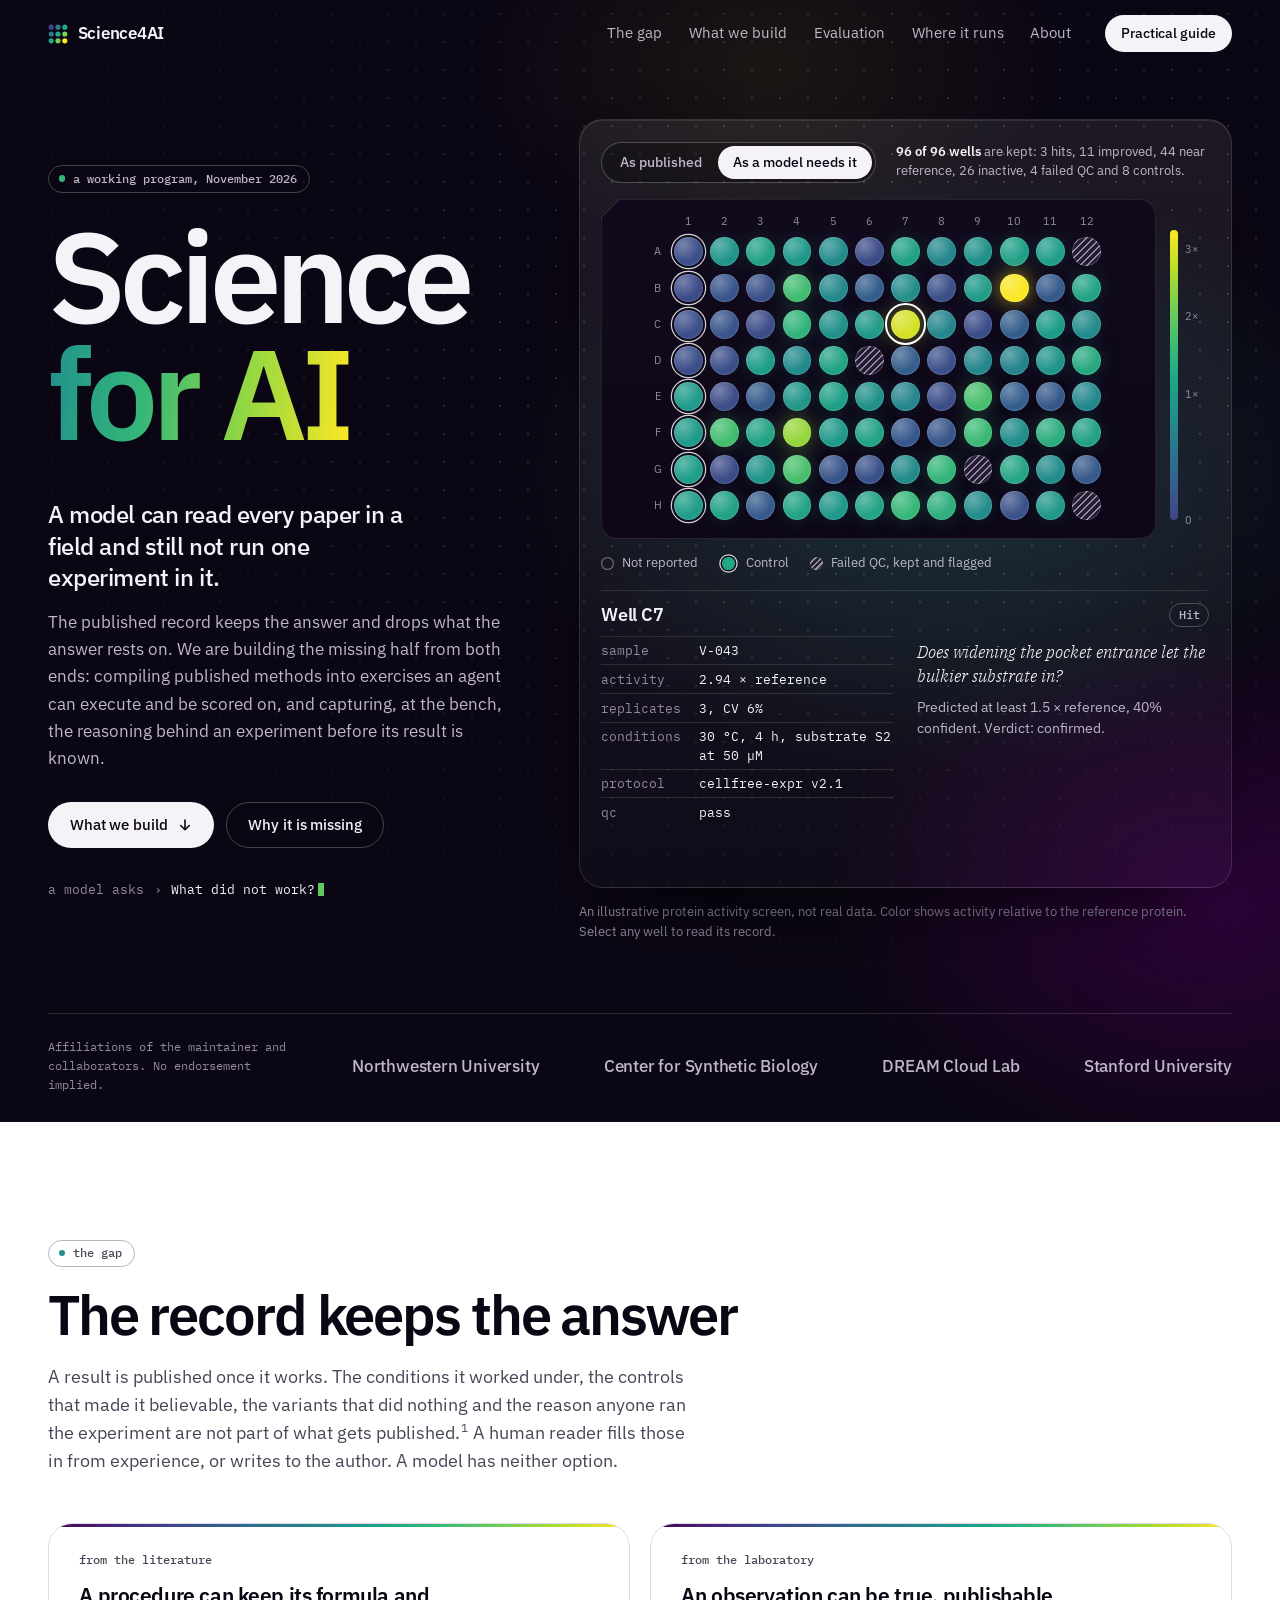
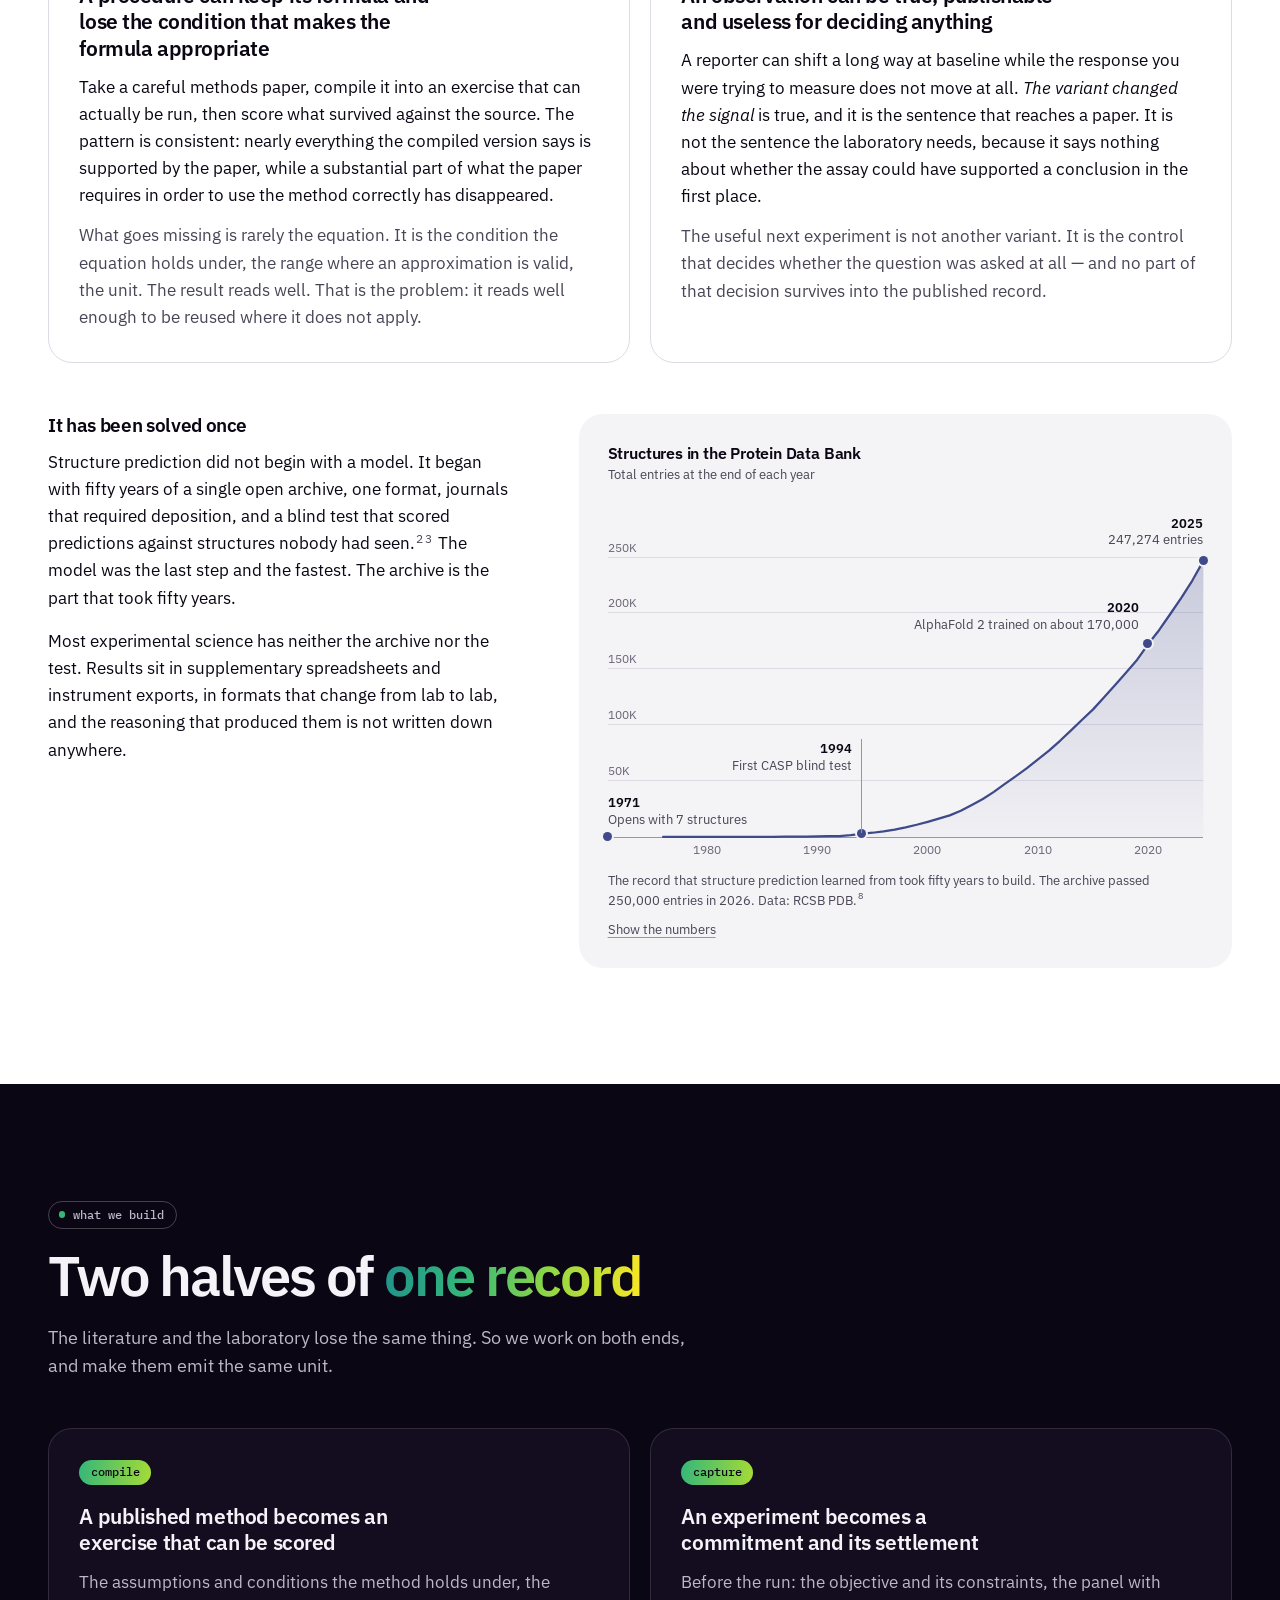
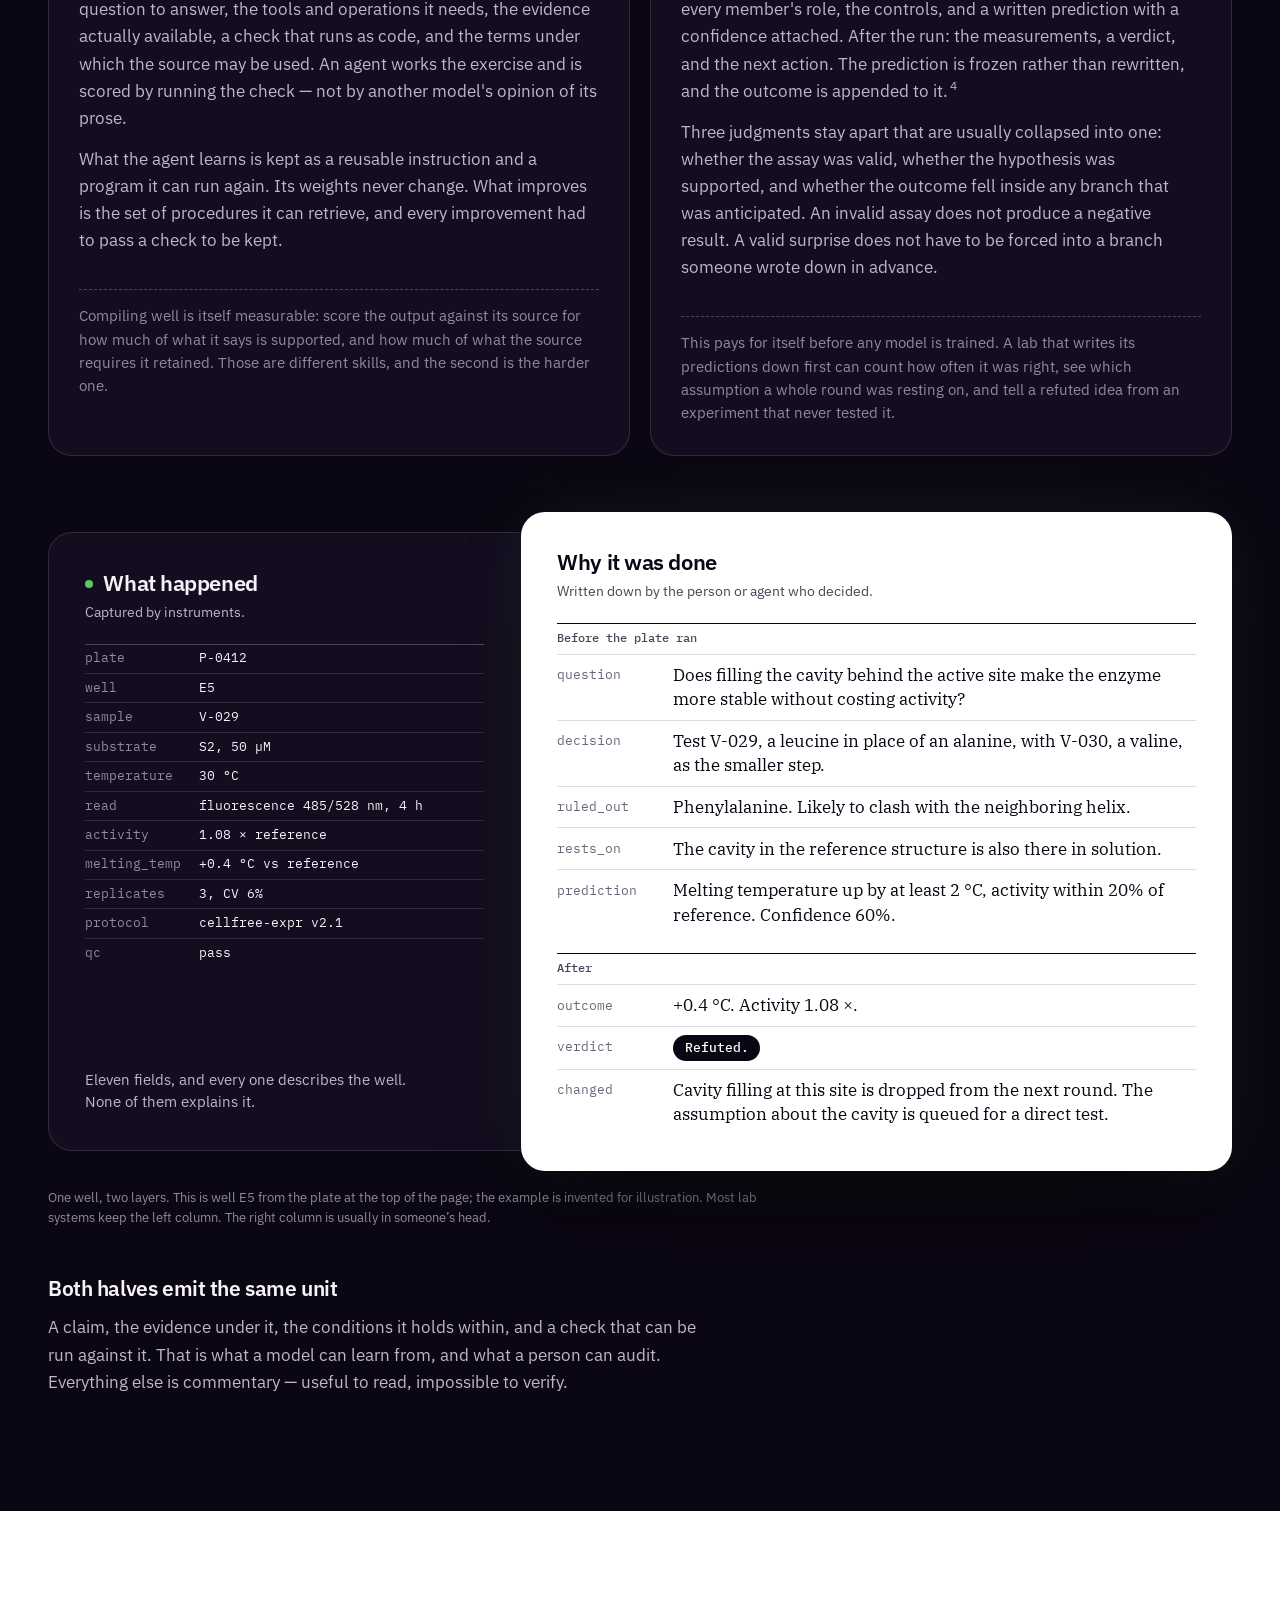
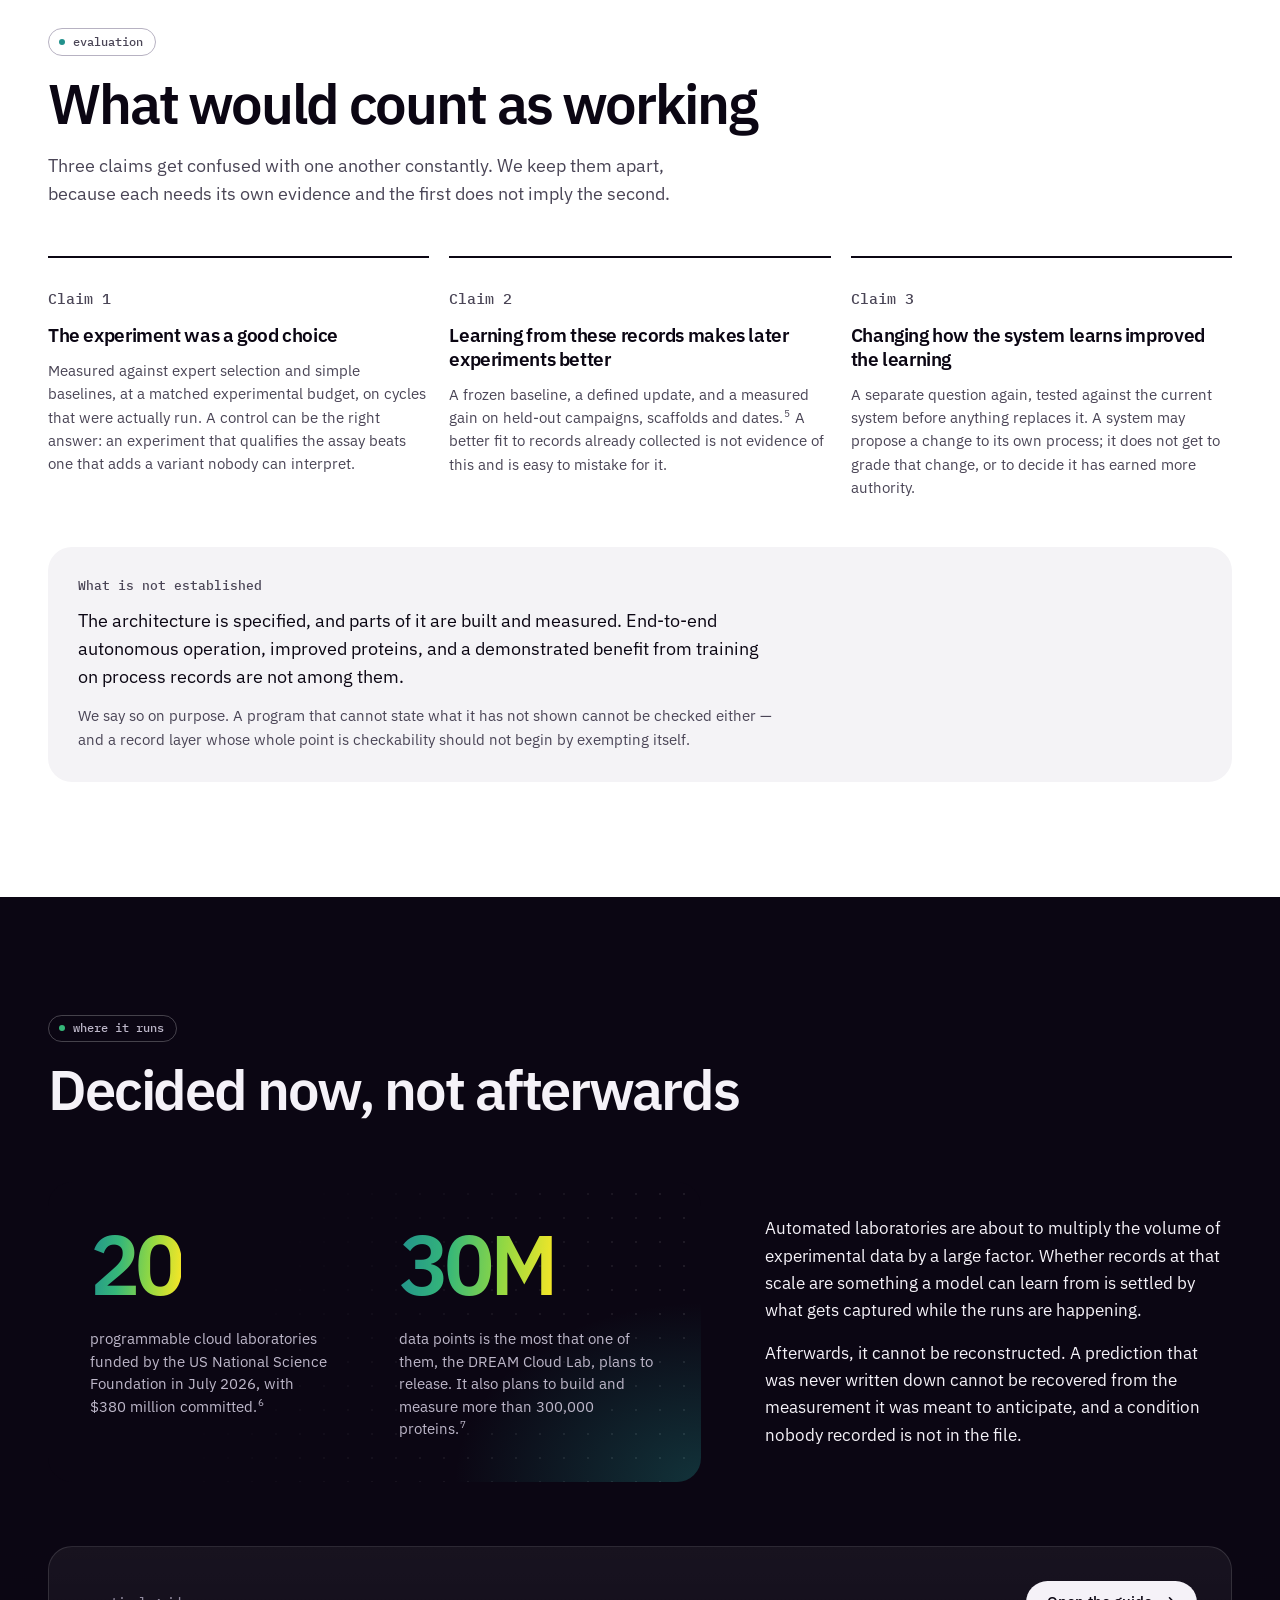
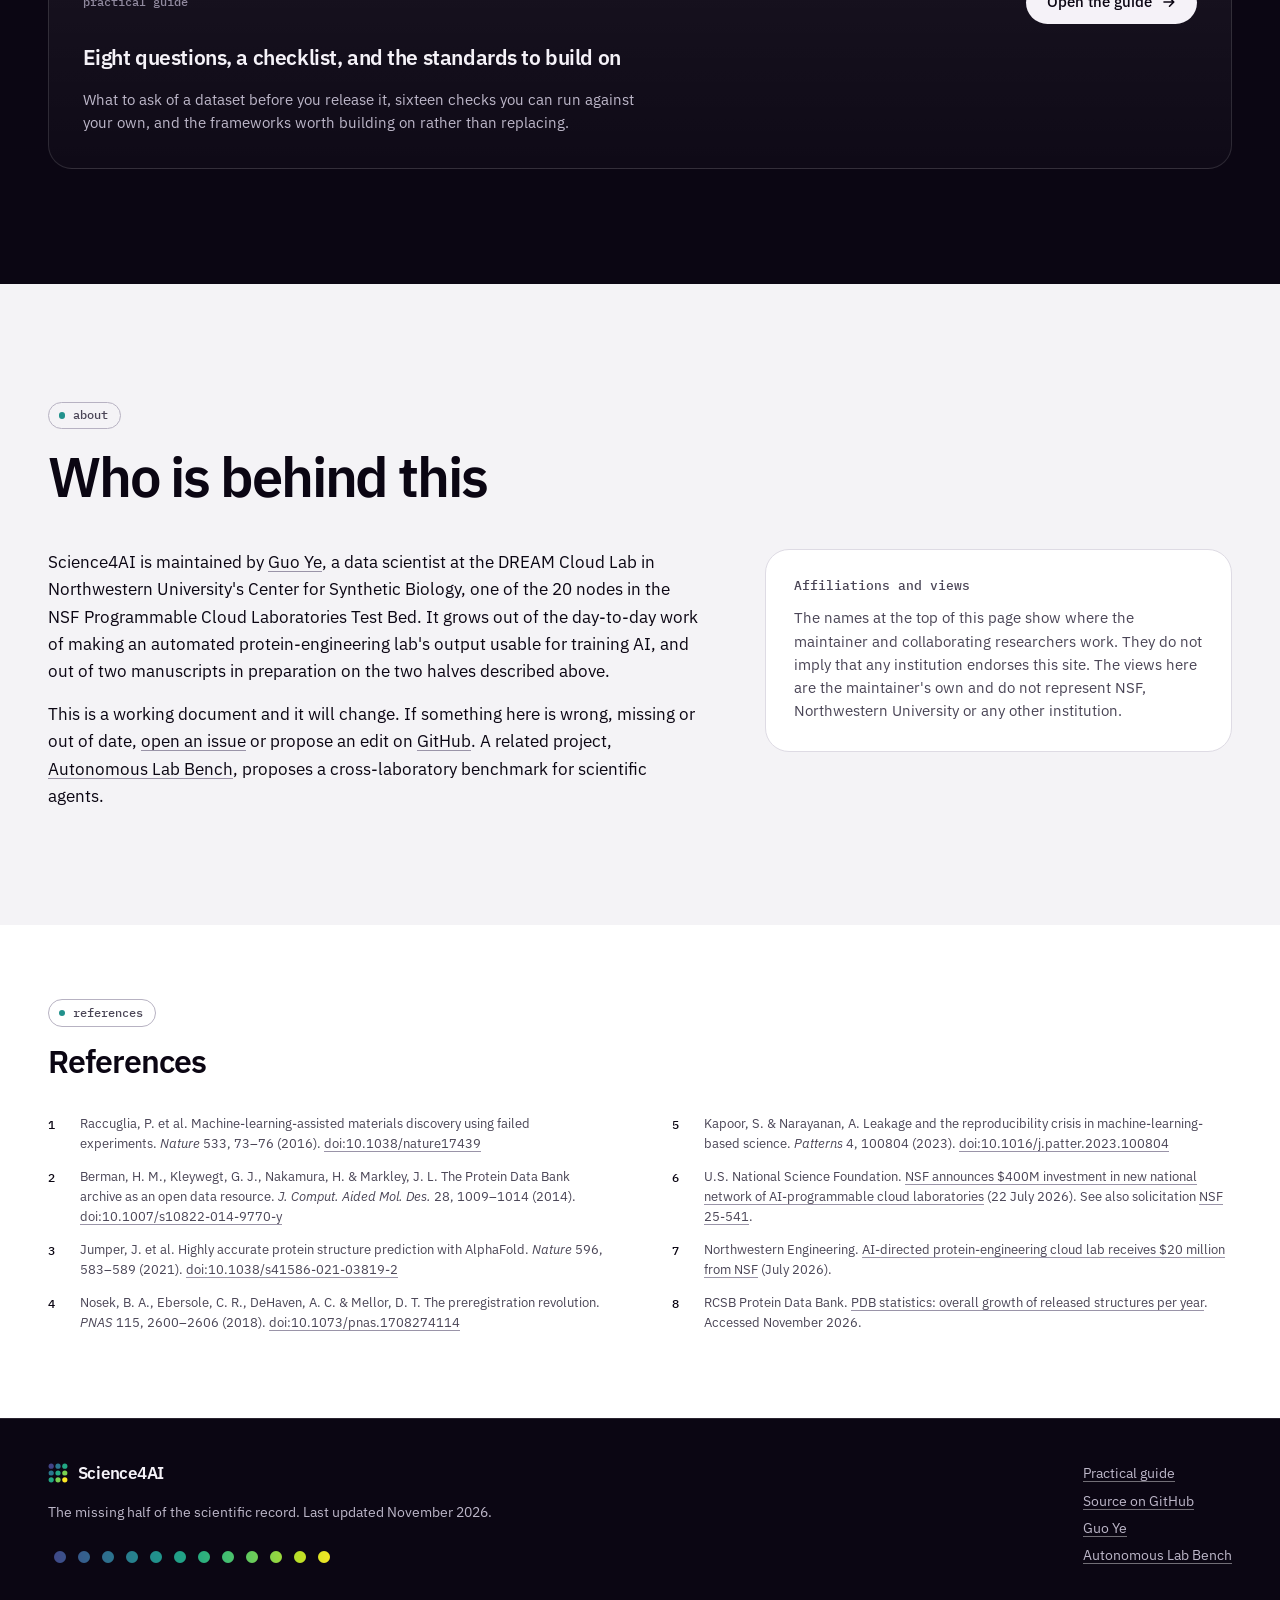
<file: index.html>
<!DOCTYPE html>
<html lang="en">
<head>
<meta charset="utf-8">
<meta name="viewport" content="width=device-width, initial-scale=1">
<title>Science for AI: the missing half of the scientific record</title>
<meta name="description" content="A model can read every paper in a field and still not run one experiment in it. We build the missing half of the record, from both ends: compiling published methods into exercises an agent can be scored on, and capturing the reasoning behind an experiment before its result is known.">
<meta name="author" content="Guo Ye">
<link rel="canonical" href="https://science4ai.org/">
<meta name="theme-color" content="#0b0613">

<meta property="og:type" content="website">
<meta property="og:site_name" content="Science4AI">
<meta property="og:title" content="Science for AI">
<meta property="og:description" content="A model can read every paper in a field and still not run one experiment in it. We build the missing half of the scientific record.">
<meta property="og:url" content="https://science4ai.org/">
<meta property="og:image" content="https://science4ai.org/assets/img/og.png">
<meta property="og:image:width" content="1200">
<meta property="og:image:height" content="630">
<meta property="og:image:alt" content="The words Science for AI beside a 96-well plate drawn as glowing colored dots on a dark background.">
<meta name="twitter:card" content="summary_large_image">

<link rel="icon" href="/assets/img/favicon.svg" type="image/svg+xml">
<link rel="icon" href="/assets/img/favicon-32.png" sizes="32x32" type="image/png">
<link rel="apple-touch-icon" href="/assets/img/apple-touch-icon.png">

<link rel="preload" href="/assets/fonts/ibm-plex-sans-latin-600-normal.woff2" as="font" type="font/woff2" crossorigin>
<link rel="preload" href="/assets/fonts/ibm-plex-sans-latin-400-normal.woff2" as="font" type="font/woff2" crossorigin>
<script>document.documentElement.className += " js";</script>
<link rel="stylesheet" href="/assets/css/site.css?v=3">

<script type="application/ld+json">
{
  "@context": "https://schema.org",
  "@type": "WebSite",
  "name": "Science4AI",
  "alternateName": "Science for AI",
  "url": "https://science4ai.org/",
  "description": "A working program on the missing half of the scientific record: compiling published methods into executable exercises, and capturing the reasoning behind an experiment before its result is known.",
  "inLanguage": "en",
  "author": { "@type": "Person", "name": "Guo Ye", "url": "https://michaelyeah7.github.io/" }
}
</script>
</head>
<body>
<a class="skip" href="#main">Skip to content</a>

<header class="site-head" id="top">
  <div class="wrap">
    <a class="brand" href="/" aria-label="Science4AI, home">
      <svg viewBox="0 0 20 20" aria-hidden="true"><circle cx="3.2" cy="3.2" r="2.6" fill="#414487"/><circle cx="10" cy="3.2" r="2.6" fill="#2a788e"/><circle cx="16.8" cy="3.2" r="2.6" fill="#22a884"/><circle cx="3.2" cy="10" r="2.6" fill="#2a788e"/><circle cx="10" cy="10" r="2.6" fill="#22a884"/><circle cx="16.8" cy="10" r="2.6" fill="#7ad151"/><circle cx="3.2" cy="16.8" r="2.6" fill="#22a884"/><circle cx="10" cy="16.8" r="2.6" fill="#7ad151"/><circle cx="16.8" cy="16.8" r="2.6" fill="#fde725"/></svg>
      Science4AI
    </a>
    <button class="nav-toggle" type="button" aria-expanded="false" aria-controls="site-nav">Menu</button>
    <nav class="site-nav" id="site-nav" aria-label="Sections">
      <ul>
        <li><a href="#gap">The gap</a></li>
        <li><a href="#build">What we build</a></li>
        <li><a href="#evaluation">Evaluation</a></li>
        <li><a href="#lab">Where it runs</a></li>
        <li><a href="#about">About</a></li>
      </ul>
      <a class="btn btn-solid btn-sm" href="/guide/">Practical guide</a>
    </nav>
  </div>
</header>

<main id="main">

<!-- ═════════ hero ═════════ -->
<section class="hero" aria-labelledby="hero-title">
  <div class="hero-bg" id="hero-bg" aria-hidden="true"></div>
  <div class="wrap">
    <div class="hero-grid">
      <div class="hero-copy">
        <p class="pill">a working program, November 2026</p>
        <h1 id="hero-title"><span>Science</span> <span class="grad">for AI</span></h1>
        <p class="hero-sub">A model can read every paper in a field and still not run one experiment in it.</p>
        <p class="hero-lead">The published record keeps the answer and drops what the answer rests on. We are building the missing half from both ends: compiling published methods into exercises an agent can execute and be scored on, and capturing, at the bench, the reasoning behind an experiment before its result is known.</p>
        <div class="hero-cta">
          <a class="btn btn-solid" href="#build">What we build<svg viewBox="0 0 16 16" aria-hidden="true"><path d="M8 3v9.5M3.75 8.5 8 12.75l4.25-4.25"/></svg></a>
          <a class="btn btn-line" href="#gap">Why it is missing</a>
        </div>
        <p class="ask" aria-hidden="true"><span class="ask-who">a model asks</span><span class="ask-q" id="ask-q">What did not work?</span></p>
      </div>

      <figure class="hero-screen" aria-labelledby="plate-caption">
        <div class="panel">
          <div class="panel-bar">
            <div class="seg" role="radiogroup" aria-label="Which wells to show">
              <label><input type="radio" name="view" value="published" checked><span>As published</span></label>
              <label><input type="radio" name="view" value="learnable"><span>As a model needs it</span></label>
            </div>
            <p class="tally" id="tally" aria-live="polite"><span><b>3 of 96 wells</b> reach the paper.</span></p>
          </div>
          <div class="screen">
            <div class="plate" id="plate" data-view="published" role="group" aria-label="A 96-well plate. Arrow keys move between wells."></div>
            <div class="cbar" aria-hidden="true">
              <div class="cbar-ramp"></div>
              <div class="cbar-ticks">
                <span style="--t:93.5%">3×</span>
                <span style="--t:70.4%">2×</span>
                <span style="--t:43.3%">1×</span>
                <span style="--t:0%">0</span>
              </div>
            </div>
          </div>
          <ul class="keys" aria-label="Legend">
            <li><span class="key-dot is-empty"></span>Not reported</li>
            <li><span class="key-dot is-ctrl"></span>Control</li>
            <li><span class="key-dot is-fail"></span>Failed QC, kept and flagged</li>
          </ul>
          <div class="record" id="record" aria-live="polite"></div>
        </div>
        <p class="caption" id="plate-caption">An illustrative protein activity screen, not real data. Color shows activity relative to the reference protein. Select any well to read its record.</p>
        <noscript><p class="caption">The plate is interactive and needs JavaScript. The rest of this guide does not.</p></noscript>
      </figure>
    </div>

    <div class="affil">
      <p class="affil-label" id="affil-label">Affiliations of the maintainer and collaborators. No endorsement implied.</p>
      <ul class="affil-list" aria-labelledby="affil-label">
        <li><a href="https://www.northwestern.edu/">Northwestern University</a></li>
        <li><a href="https://syntheticbiology.northwestern.edu/">Center for Synthetic Biology</a></li>
        <li><a href="https://syntheticbiology.northwestern.edu/research/biofoundry/dream/">DREAM Cloud Lab</a></li>
        <li><a href="https://www.stanford.edu/">Stanford University</a></li>
      </ul>
    </div>
  </div>
</section>

<!-- ═════════ the gap ═════════ -->
<section class="section band-light" id="gap" aria-labelledby="gap-title">
  <div class="wrap">
    <header class="sec-head">
      <p class="pill">the gap</p>
      <h2 id="gap-title">The record keeps the answer</h2>
      <p class="sec-lead">A result is published once it works. The conditions it worked under, the controls that made it believable, the variants that did nothing and the reason anyone ran the experiment are not part of what gets published.<sup><a href="#ref-1" aria-label="Reference 1">1</a></sup> A human reader fills those in from experience, or writes to the author. A model has neither option.</p>
    </header>

    <div class="finds">
      <article class="find">
        <p class="find-key">from the literature</p>
        <h3>A procedure can keep its formula and lose the condition that makes the formula appropriate</h3>
        <p>Take a careful methods paper, compile it into an exercise that can actually be run, then score what survived against the source. The pattern is consistent: nearly everything the compiled version says is supported by the paper, while a substantial part of what the paper requires in order to use the method correctly has disappeared.</p>
        <p>What goes missing is rarely the equation. It is the condition the equation holds under, the range where an approximation is valid, the unit. The result reads well. That is the problem: it reads well enough to be reused where it does not apply.</p>
      </article>

      <article class="find">
        <p class="find-key">from the laboratory</p>
        <h3>An observation can be true, publishable and useless for deciding anything</h3>
        <p>A reporter can shift a long way at baseline while the response you were trying to measure does not move at all. <em>The variant changed the signal</em> is true, and it is the sentence that reaches a paper. It is not the sentence the laboratory needs, because it says nothing about whether the assay could have supported a conclusion in the first place.</p>
        <p>The useful next experiment is not another variant. It is the control that decides whether the question was asked at all — and no part of that decision survives into the published record.</p>
      </article>
    </div>

    <div class="premise-a">
      <div class="prose">
        <h3 class="sub-h">It has been solved once</h3>
        <p>Structure prediction did not begin with a model. It began with fifty years of a single open archive, one format, journals that required deposition, and a blind test that scored predictions against structures nobody had seen.<sup><a href="#ref-2" aria-label="Reference 2">2</a></sup><sup><a href="#ref-3" aria-label="Reference 3">3</a></sup> The model was the last step and the fastest. The archive is the part that took fifty years.</p>
        <p>Most experimental science has neither the archive nor the test. Results sit in supplementary spreadsheets and instrument exports, in formats that change from lab to lab, and the reasoning that produced them is not written down anywhere.</p>
      </div>

      <figure class="chart card" id="pdb-chart" data-reveal>
        <div class="chart-head">
          <p class="chart-title">Structures in the Protein Data Bank</p>
          <p class="chart-sub">Total entries at the end of each year</p>
        </div>
        <div class="chart-plot" tabindex="0" role="group" aria-label="Line chart of Protein Data Bank entries by year, 1976 to 2025. Use the left and right arrow keys to read a year.">
          <div class="chart-grid" style="bottom:16.67%"><span>50K</span></div>
          <div class="chart-grid" style="bottom:33.33%"><span>100K</span></div>
          <div class="chart-grid" style="bottom:50%"><span>150K</span></div>
          <div class="chart-grid" style="bottom:66.67%"><span>200K</span></div>
          <div class="chart-grid" style="bottom:83.33%"><span>250K</span></div>
          <div class="chart-ink">
            <svg class="chart-svg" viewBox="0 0 54 300" preserveAspectRatio="none" aria-hidden="true" focusable="false">
              <defs><linearGradient id="chart-fill" x1="0" y1="0" x2="0" y2="1"><stop offset="0" stop-color="#3e4a89" stop-opacity="0.24"/><stop offset="1" stop-color="#3e4a89" stop-opacity="0.02"/></linearGradient></defs>
              <path class="chart-area" d="M5 299.987 L6 299.964 L7 299.958 L8 299.947 L9 299.931 L10 299.915 L11 299.883 L12 299.847 L13 299.825 L14 299.805 L15 299.787 L16 299.762 L17 299.709 L18 299.635 L19 299.493 L20 299.306 L21 299.114 L22 298.418 L23 297.129 L24 296.188 L25 295.016 L26 293.452 L27 291.397 L28 289.041 L29 286.417 L30 283.607 L31 280.613 L32 276.469 L33 271.320 L34 265.986 L35 259.581 L36 252.447 L37 245.544 L38 238.256 L39 230.514 L40 222.589 L41 213.838 L42 204.500 L43 194.948 L44 185.705 L45 174.900 L46 163.839 L47 152.670 L48 141.191 L49 127.185 L50 114.599 L51 100.309 L52 85.809 L53 70.340 L54 52.726 L54 300 L5 300 Z"/>
              <path class="chart-line" d="M5 299.987 L6 299.964 L7 299.958 L8 299.947 L9 299.931 L10 299.915 L11 299.883 L12 299.847 L13 299.825 L14 299.805 L15 299.787 L16 299.762 L17 299.709 L18 299.635 L19 299.493 L20 299.306 L21 299.114 L22 298.418 L23 297.129 L24 296.188 L25 295.016 L26 293.452 L27 291.397 L28 289.041 L29 286.417 L30 283.607 L31 280.613 L32 276.469 L33 271.320 L34 265.986 L35 259.581 L36 252.447 L37 245.544 L38 238.256 L39 230.514 L40 222.589 L41 213.838 L42 204.500 L43 194.948 L44 185.705 L45 174.900 L46 163.839 L47 152.670 L48 141.191 L49 127.185 L50 114.599 L51 100.309 L52 85.809 L53 70.340 L54 52.726" vector-effect="non-scaling-stroke"/>
            </svg>
          </div>
          <span class="chart-dot" style="left:0%;bottom:0%"></span>
          <span class="chart-dot" style="left:42.59%;bottom:0.96%"></span>
          <span class="chart-dot" style="left:90.74%;bottom:57.60%"></span>
          <span class="chart-dot" style="left:100%;bottom:82.42%"></span>
          <p class="chart-callout" style="left:0;bottom:0.5rem"><b>1971</b> Opens with 7 structures</p>
          <span class="chart-leader" style="left:42.59%;bottom:0.96%;height:calc(15.71% + 2.6rem)"></span>
          <p class="chart-callout is-left" style="left:42.59%;bottom:calc(16.67% + 0.4rem)"><b>1994</b> First CASP<span class="chart-long"> blind</span> test</p>
          <p class="chart-callout is-left" style="left:90.74%;bottom:calc(57.60% + 0.6rem)"><b>2020</b> AlphaFold 2 trained<span class="chart-long"> on about 170,000</span></p>
          <p class="chart-callout is-left is-end" style="left:100%;bottom:calc(82.42% + 0.7rem)"><b>2025</b> 247,274 entries</p>
          <div class="chart-cross" hidden><span class="chart-cross-dot"></span></div>
          <p class="chart-tip" hidden aria-live="polite"><b></b><span></span></p>
        </div>
        <div class="chart-x" aria-hidden="true">
          <span style="left:16.67%">1980</span>
          <span style="left:35.19%">1990</span>
          <span style="left:53.70%">2000</span>
          <span style="left:72.22%">2010</span>
          <span style="left:90.74%">2020</span>
        </div>
        <figcaption>
          <p>The record that structure prediction learned from took fifty years to build. The archive passed 250,000 entries in 2026. Data: RCSB PDB.<sup><a href="#ref-8" aria-label="Reference 8">8</a></sup></p>
        <details class="chart-data">
          <summary>Show the numbers</summary>
          <div class="chart-table-wrap">
            <table>
              <thead><tr><th scope="col">Year</th><th scope="col">Entries</th></tr></thead>
              <tbody>
              <tr><th scope="row">1976</th><td>13</td></tr>
              <tr><th scope="row">1977</th><td>36</td></tr>
              <tr><th scope="row">1978</th><td>42</td></tr>
              <tr><th scope="row">1979</th><td>53</td></tr>
              <tr><th scope="row">1980</th><td>69</td></tr>
              <tr><th scope="row">1981</th><td>85</td></tr>
              <tr><th scope="row">1982</th><td>117</td></tr>
              <tr><th scope="row">1983</th><td>153</td></tr>
              <tr><th scope="row">1984</th><td>175</td></tr>
              <tr><th scope="row">1985</th><td>195</td></tr>
              <tr><th scope="row">1986</th><td>213</td></tr>
              <tr><th scope="row">1987</th><td>238</td></tr>
              <tr><th scope="row">1988</th><td>291</td></tr>
              <tr><th scope="row">1989</th><td>365</td></tr>
              <tr><th scope="row">1990</th><td>507</td></tr>
              <tr><th scope="row">1991</th><td>694</td></tr>
              <tr><th scope="row">1992</th><td>886</td></tr>
              <tr><th scope="row">1993</th><td>1,582</td></tr>
              <tr><th scope="row">1994</th><td>2,871</td></tr>
              <tr><th scope="row">1995</th><td>3,812</td></tr>
              <tr><th scope="row">1996</th><td>4,984</td></tr>
              <tr><th scope="row">1997</th><td>6,548</td></tr>
              <tr><th scope="row">1998</th><td>8,603</td></tr>
              <tr><th scope="row">1999</th><td>10,959</td></tr>
              <tr><th scope="row">2000</th><td>13,583</td></tr>
              <tr><th scope="row">2001</th><td>16,393</td></tr>
              <tr><th scope="row">2002</th><td>19,387</td></tr>
              <tr><th scope="row">2003</th><td>23,531</td></tr>
              <tr><th scope="row">2004</th><td>28,680</td></tr>
              <tr><th scope="row">2005</th><td>34,014</td></tr>
              <tr><th scope="row">2006</th><td>40,419</td></tr>
              <tr><th scope="row">2007</th><td>47,553</td></tr>
              <tr><th scope="row">2008</th><td>54,456</td></tr>
              <tr><th scope="row">2009</th><td>61,744</td></tr>
              <tr><th scope="row">2010</th><td>69,486</td></tr>
              <tr><th scope="row">2011</th><td>77,411</td></tr>
              <tr><th scope="row">2012</th><td>86,162</td></tr>
              <tr><th scope="row">2013</th><td>95,500</td></tr>
              <tr><th scope="row">2014</th><td>105,052</td></tr>
              <tr><th scope="row">2015</th><td>114,295</td></tr>
              <tr><th scope="row">2016</th><td>125,100</td></tr>
              <tr><th scope="row">2017</th><td>136,161</td></tr>
              <tr><th scope="row">2018</th><td>147,330</td></tr>
              <tr><th scope="row">2019</th><td>158,809</td></tr>
              <tr><th scope="row">2020</th><td>172,815</td></tr>
              <tr><th scope="row">2021</th><td>185,401</td></tr>
              <tr><th scope="row">2022</th><td>199,691</td></tr>
              <tr><th scope="row">2023</th><td>214,191</td></tr>
              <tr><th scope="row">2024</th><td>229,660</td></tr>
              <tr><th scope="row">2025</th><td>247,274</td></tr>
              </tbody>
            </table>
          </div>
        </details>
        </figcaption>
      </figure>
    </div>
  </div>
</section>

<!-- ═════════ what we build ═════════ -->
<section class="section band-dark" id="build" aria-labelledby="build-title">
  <div class="wrap">
    <header class="sec-head">
      <p class="pill">what we build</p>
      <h2 id="build-title">Two halves of <span class="grad">one record</span></h2>
      <p class="sec-lead">The literature and the laboratory lose the same thing. So we work on both ends, and make them emit the same unit.</p>
    </header>

    <div class="halves">
      <article class="half">
        <p class="half-key">compile</p>
        <h3>A published method becomes an exercise that can be scored</h3>
        <p>The assumptions and conditions the method holds under, the question to answer, the tools and operations it needs, the evidence actually available, a check that runs as code, and the terms under which the source may be used. An agent works the exercise and is scored by running the check — not by another model's opinion of its prose.</p>
        <p>What the agent learns is kept as a reusable instruction and a program it can run again. Its weights never change. What improves is the set of procedures it can retrieve, and every improvement had to pass a check to be kept.</p>
        <p class="half-note">Compiling well is itself measurable: score the output against its source for how much of what it says is supported, and how much of what the source requires it retained. Those are different skills, and the second is the harder one.</p>
      </article>

      <article class="half">
        <p class="half-key">capture</p>
        <h3>An experiment becomes a commitment and its settlement</h3>
        <p>Before the run: the objective and its constraints, the panel with every member's role, the controls, and a written prediction with a confidence attached. After the run: the measurements, a verdict, and the next action. The prediction is frozen rather than rewritten, and the outcome is appended to it.<sup><a href="#ref-4" aria-label="Reference 4">4</a></sup></p>
        <p>Three judgments stay apart that are usually collapsed into one: whether the assay was valid, whether the hypothesis was supported, and whether the outcome fell inside any branch that was anticipated. An invalid assay does not produce a negative result. A valid surprise does not have to be forced into a branch someone wrote down in advance.</p>
        <p class="half-note">This pays for itself before any model is trained. A lab that writes its predictions down first can count how often it was right, see which assumption a whole round was resting on, and tell a refuted idea from an experiment that never tested it.</p>
      </article>
    </div>

    <figure class="layers" data-reveal>
      <div class="layers-grid">
        <div class="layer is-machine">
          <h3 class="layer-title"><span class="layer-dot" aria-hidden="true"></span>What happened</h3>
          <p class="layer-sub">Captured by instruments.</p>
          <dl class="fields">
            <dt>plate</dt><dd>P-0412</dd>
            <dt>well</dt><dd>E5</dd>
            <dt>sample</dt><dd>V-029</dd>
            <dt>substrate</dt><dd>S2, 50 µM</dd>
            <dt>temperature</dt><dd>30 °C</dd>
            <dt>read</dt><dd>fluorescence 485/528 nm, 4 h</dd>
            <dt>activity</dt><dd>1.08 × reference</dd>
            <dt>melting_temp</dt><dd>+0.4 °C vs reference</dd>
            <dt>replicates</dt><dd>3, CV 6%</dd>
            <dt>protocol</dt><dd>cellfree-expr v2.1</dd>
            <dt>qc</dt><dd>pass</dd>
          </dl>
          <p class="layer-foot">Eleven fields, and every one describes the well. None of them explains it.</p>
        </div>
        <div class="layer is-human on-light">
          <h3 class="layer-title">Why it was done</h3>
          <p class="layer-sub">Written down by the person or agent who decided.</p>
          <div class="steps">
            <p class="phase">Before the plate ran</p>
            <dl>
            <div class="step" style="--n:0"><dt>question</dt><dd>Does filling the cavity behind the active site make the enzyme more stable without costing activity?</dd></div>
            <div class="step" style="--n:1"><dt>decision</dt><dd>Test V-029, a leucine in place of an alanine, with V-030, a valine, as the smaller step.</dd></div>
            <div class="step" style="--n:2"><dt>ruled_out</dt><dd>Phenylalanine. Likely to clash with the neighboring helix.</dd></div>
            <div class="step" style="--n:3"><dt>rests_on</dt><dd>The cavity in the reference structure is also there in solution.</dd></div>
            <div class="step" style="--n:4"><dt>prediction</dt><dd>Melting temperature up by at least 2 °C, activity within 20% of reference. Confidence 60%.</dd></div>
            </dl>
            <p class="phase" style="--n:6">After</p>
            <dl>
            <div class="step" style="--n:7"><dt>outcome</dt><dd>+0.4 °C. Activity 1.08 ×.</dd></div>
            <div class="step is-verdict" style="--n:8"><dt>verdict</dt><dd>Refuted.</dd></div>
            <div class="step" style="--n:9"><dt>changed</dt><dd>Cavity filling at this site is dropped from the next round. The assumption about the cavity is queued for a direct test.</dd></div>
            </dl>
          </div>
        </div>
      </div>
      <figcaption>One well, two layers. This is well E5 from the plate at the top of the page; the example is invented for illustration. Most lab systems keep the left column. The right column is usually in someone’s head.</figcaption>
    </figure>

    <div class="unit">
      <h3 class="unit-h">Both halves emit the same unit</h3>
      <p>A claim, the evidence under it, the conditions it holds within, and a check that can be run against it. That is what a model can learn from, and what a person can audit. Everything else is commentary — useful to read, impossible to verify.</p>
    </div>
  </div>
</section>

<!-- ═════════ evaluation ═════════ -->
<section class="section band-light" id="evaluation" aria-labelledby="evaluation-title">
  <div class="wrap">
    <header class="sec-head">
      <p class="pill">evaluation</p>
      <h2 id="evaluation-title">What would count as working</h2>
      <p class="sec-lead">Three claims get confused with one another constantly. We keep them apart, because each needs its own evidence and the first does not imply the second.</p>
    </header>

    <ol class="claims">
      <li class="claim">
        <p class="claim-n">Claim 1</p>
        <h3>The experiment was a good choice</h3>
        <p>Measured against expert selection and simple baselines, at a matched experimental budget, on cycles that were actually run. A control can be the right answer: an experiment that qualifies the assay beats one that adds a variant nobody can interpret.</p>
      </li>
      <li class="claim">
        <p class="claim-n">Claim 2</p>
        <h3>Learning from these records makes later experiments better</h3>
        <p>A frozen baseline, a defined update, and a measured gain on held-out campaigns, scaffolds and dates.<sup><a href="#ref-5" aria-label="Reference 5">5</a></sup> A better fit to records already collected is not evidence of this and is easy to mistake for it.</p>
      </li>
      <li class="claim">
        <p class="claim-n">Claim 3</p>
        <h3>Changing how the system learns improved the learning</h3>
        <p>A separate question again, tested against the current system before anything replaces it. A system may propose a change to its own process; it does not get to grade that change, or to decide it has earned more authority.</p>
      </li>
    </ol>

    <div class="status">
      <h3>What is not established</h3>
      <p>The architecture is specified, and parts of it are built and measured. End-to-end autonomous operation, improved proteins, and a demonstrated benefit from training on process records are not among them.</p>
      <p>We say so on purpose. A program that cannot state what it has not shown cannot be checked either — and a record layer whose whole point is checkability should not begin by exempting itself.</p>
    </div>
  </div>
</section>

<!-- ═════════ where it runs ═════════ -->
<section class="section band-dark" id="lab" aria-labelledby="lab-title">
  <div class="wrap">
    <header class="sec-head">
      <p class="pill">where it runs</p>
      <h2 id="lab-title">Decided now, not afterwards</h2>
    </header>

    <div class="premise-b">
      <div class="next on-dark" role="group" aria-label="The scale of the programmable cloud laboratories">
        <div class="next-item">
          <p class="next-n"><span class="grad">20</span></p>
          <p class="next-l">programmable cloud laboratories funded by the US National Science Foundation in July 2026, with $380&nbsp;million committed.<sup><a href="#ref-6" aria-label="Reference 6">6</a></sup></p>
        </div>
        <div class="next-item">
          <p class="next-n"><span class="grad">30M</span></p>
          <p class="next-l">data points is the most that one of them, the DREAM Cloud Lab, plans to release. It also plans to build and measure more than 300,000 proteins.<sup><a href="#ref-7" aria-label="Reference 7">7</a></sup></p>
        </div>
      </div>
      <div class="prose">
        <p>Automated laboratories are about to multiply the volume of experimental data by a large factor. Whether records at that scale are something a model can learn from is settled by what gets captured while the runs are happening.</p>
        <p>Afterwards, it cannot be reconstructed. A prediction that was never written down cannot be recovered from the measurement it was meant to anticipate, and a condition nobody recorded is not in the file.</p>
      </div>
    </div>

    <a class="pagelink" href="/guide/">
      <span class="pagelink-key">practical guide</span>
      <span class="pagelink-h">Eight questions, a checklist, and the standards to build on</span>
      <span class="pagelink-p">What to ask of a dataset before you release it, sixteen checks you can run against your own, and the frameworks worth building on rather than replacing.</span>
      <span class="pagelink-go">Open the guide<svg viewBox="0 0 16 16" aria-hidden="true"><path d="M3 8h9.5M8.5 3.75 12.75 8l-4.25 4.25"/></svg></span>
    </a>
  </div>
</section>

<!-- ═════════ about ═════════ -->
<section class="section band-wash" id="about" aria-labelledby="about-title">
  <div class="wrap">
    <header class="sec-head">
      <p class="pill">about</p>
      <h2 id="about-title">Who is behind this</h2>
    </header>

    <div class="about-grid">
      <div class="prose">
        <p>Science4AI is maintained by <a href="https://michaelyeah7.github.io/">Guo Ye</a>, a data scientist at the DREAM Cloud Lab in Northwestern University's Center for Synthetic Biology, one of the 20 nodes in the NSF Programmable Cloud Laboratories Test Bed. It grows out of the day-to-day work of making an automated protein-engineering lab's output usable for training AI, and out of two manuscripts in preparation on the two halves described above.</p>
        <p>This is a working document and it will change. If something here is wrong, missing or out of date, <a href="https://github.com/michaelyeah7/science4ai/issues">open an issue</a> or propose an edit on <a href="https://github.com/michaelyeah7/science4ai">GitHub</a>. A related project, <a href="https://michaelyeah7.github.io/autonomous-lab-bench/">Autonomous Lab Bench</a>, proposes a cross-laboratory benchmark for scientific agents.</p>
      </div>
      <div class="about-card">
        <h3>Affiliations and views</h3>
        <p>The names at the top of this page show where the maintainer and collaborating researchers work. They do not imply that any institution endorses this site. The views here are the maintainer's own and do not represent NSF, Northwestern University or any other institution.</p>
      </div>
    </div>
  </div>
</section>

<!-- ═════════ references ═════════ -->
<section class="section band-light is-tight" id="references" aria-labelledby="references-title">
  <div class="wrap">
    <header class="sec-head">
      <p class="pill">references</p>
      <h2 id="references-title">References</h2>
    </header>
    <ol class="refs">
      <li id="ref-1">Raccuglia, P. et al. Machine-learning-assisted materials discovery using failed experiments. <cite>Nature</cite> 533, 73–76 (2016). <a href="https://doi.org/10.1038/nature17439">doi:10.1038/nature17439</a></li>
      <li id="ref-2">Berman, H. M., Kleywegt, G. J., Nakamura, H. &amp; Markley, J. L. The Protein Data Bank archive as an open data resource. <cite>J. Comput. Aided Mol. Des.</cite> 28, 1009–1014 (2014). <a href="https://doi.org/10.1007/s10822-014-9770-y">doi:10.1007/s10822-014-9770-y</a></li>
      <li id="ref-3">Jumper, J. et al. Highly accurate protein structure prediction with AlphaFold. <cite>Nature</cite> 596, 583–589 (2021). <a href="https://doi.org/10.1038/s41586-021-03819-2">doi:10.1038/s41586-021-03819-2</a></li>
      <li id="ref-4">Nosek, B. A., Ebersole, C. R., DeHaven, A. C. &amp; Mellor, D. T. The preregistration revolution. <cite>PNAS</cite> 115, 2600–2606 (2018). <a href="https://doi.org/10.1073/pnas.1708274114">doi:10.1073/pnas.1708274114</a></li>
      <li id="ref-5">Kapoor, S. &amp; Narayanan, A. Leakage and the reproducibility crisis in machine-learning-based science. <cite>Patterns</cite> 4, 100804 (2023). <a href="https://doi.org/10.1016/j.patter.2023.100804">doi:10.1016/j.patter.2023.100804</a></li>
      <li id="ref-6">U.S. National Science Foundation. <a href="https://www.nsf.gov/tip/updates/nsf-announces-400m-investment-new-national-network-ai">NSF announces $400M investment in new national network of AI-programmable cloud laboratories</a> (22 July 2026). See also solicitation <a href="https://www.nsf.gov/funding/opportunities/pcl-test-bed-test-bed-toward-network-programmable-cloud-laboratories/nsf25-541/solicitation">NSF 25-541</a>.</li>
      <li id="ref-7">Northwestern Engineering. <a href="https://www.mccormick.northwestern.edu/news/articles/2026/07/ai-directed-protein-engineering-cloud-lab-receives-20-million-from-nsf/">AI-directed protein-engineering cloud lab receives $20 million from NSF</a> (July 2026).</li>
      <li id="ref-8">RCSB Protein Data Bank. <a href="https://www.rcsb.org/stats/growth/growth-released-structures">PDB statistics: overall growth of released structures per year</a>. Accessed November 2026.</li>
    </ol>
  </div>
</section>

</main>

<footer class="site-foot">
  <div class="wrap">
    <div>
      <a class="brand" href="/">
        <svg viewBox="0 0 20 20" aria-hidden="true"><circle cx="3.2" cy="3.2" r="2.6" fill="#414487"/><circle cx="10" cy="3.2" r="2.6" fill="#2a788e"/><circle cx="16.8" cy="3.2" r="2.6" fill="#22a884"/><circle cx="3.2" cy="10" r="2.6" fill="#2a788e"/><circle cx="10" cy="10" r="2.6" fill="#22a884"/><circle cx="16.8" cy="10" r="2.6" fill="#7ad151"/><circle cx="3.2" cy="16.8" r="2.6" fill="#22a884"/><circle cx="10" cy="16.8" r="2.6" fill="#7ad151"/><circle cx="16.8" cy="16.8" r="2.6" fill="#fde725"/></svg>
        Science4AI
      </a>
      <p>The missing half of the scientific record. Last updated November 2026.</p>
      <div class="foot-row" aria-hidden="true"></div>
    </div>
    <nav class="foot-links" aria-label="Elsewhere">
      <a href="/guide/">Practical guide</a>
      <a href="https://github.com/michaelyeah7/science4ai">Source on GitHub</a>
      <a href="https://michaelyeah7.github.io/">Guo Ye</a>
      <a href="https://michaelyeah7.github.io/autonomous-lab-bench/">Autonomous Lab Bench</a>
    </nav>
  </div>
</footer>

<script src="/assets/js/site.js?v=3" defer></script>
</body>
</html>
</file>
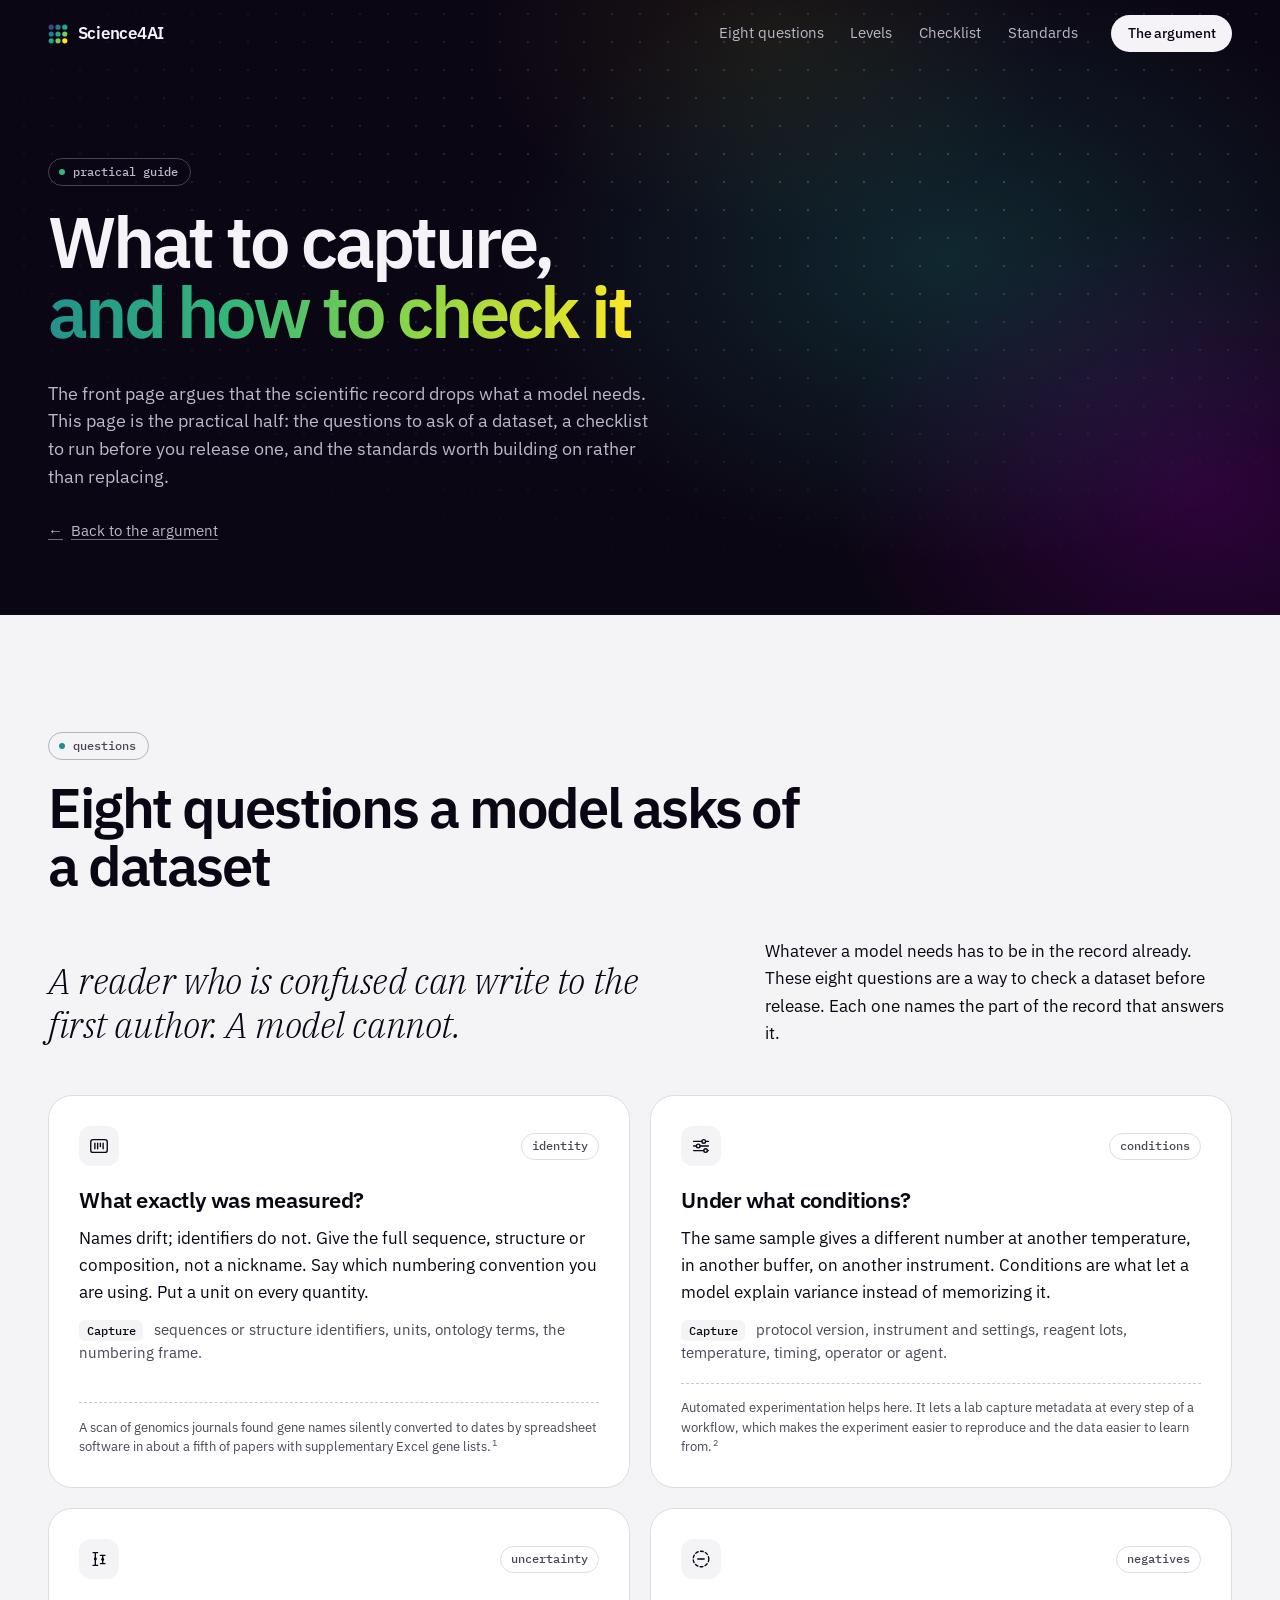
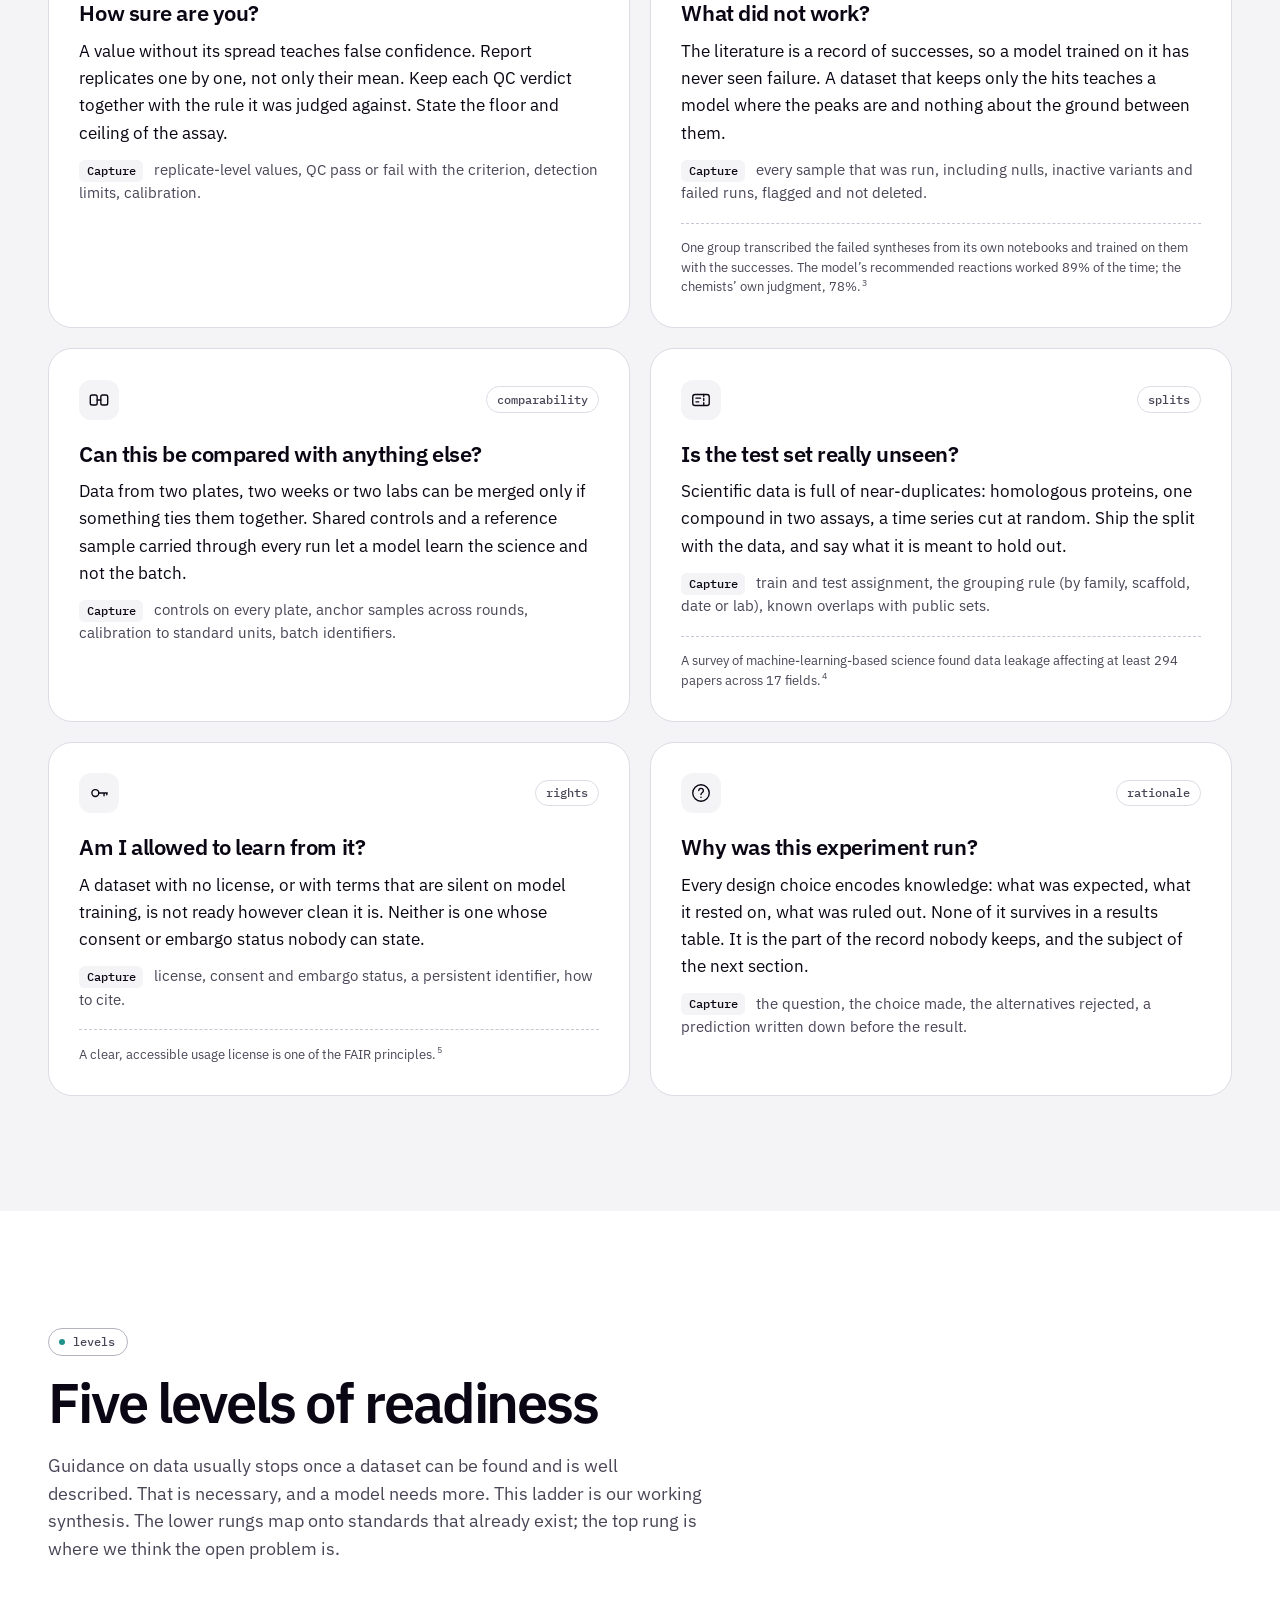
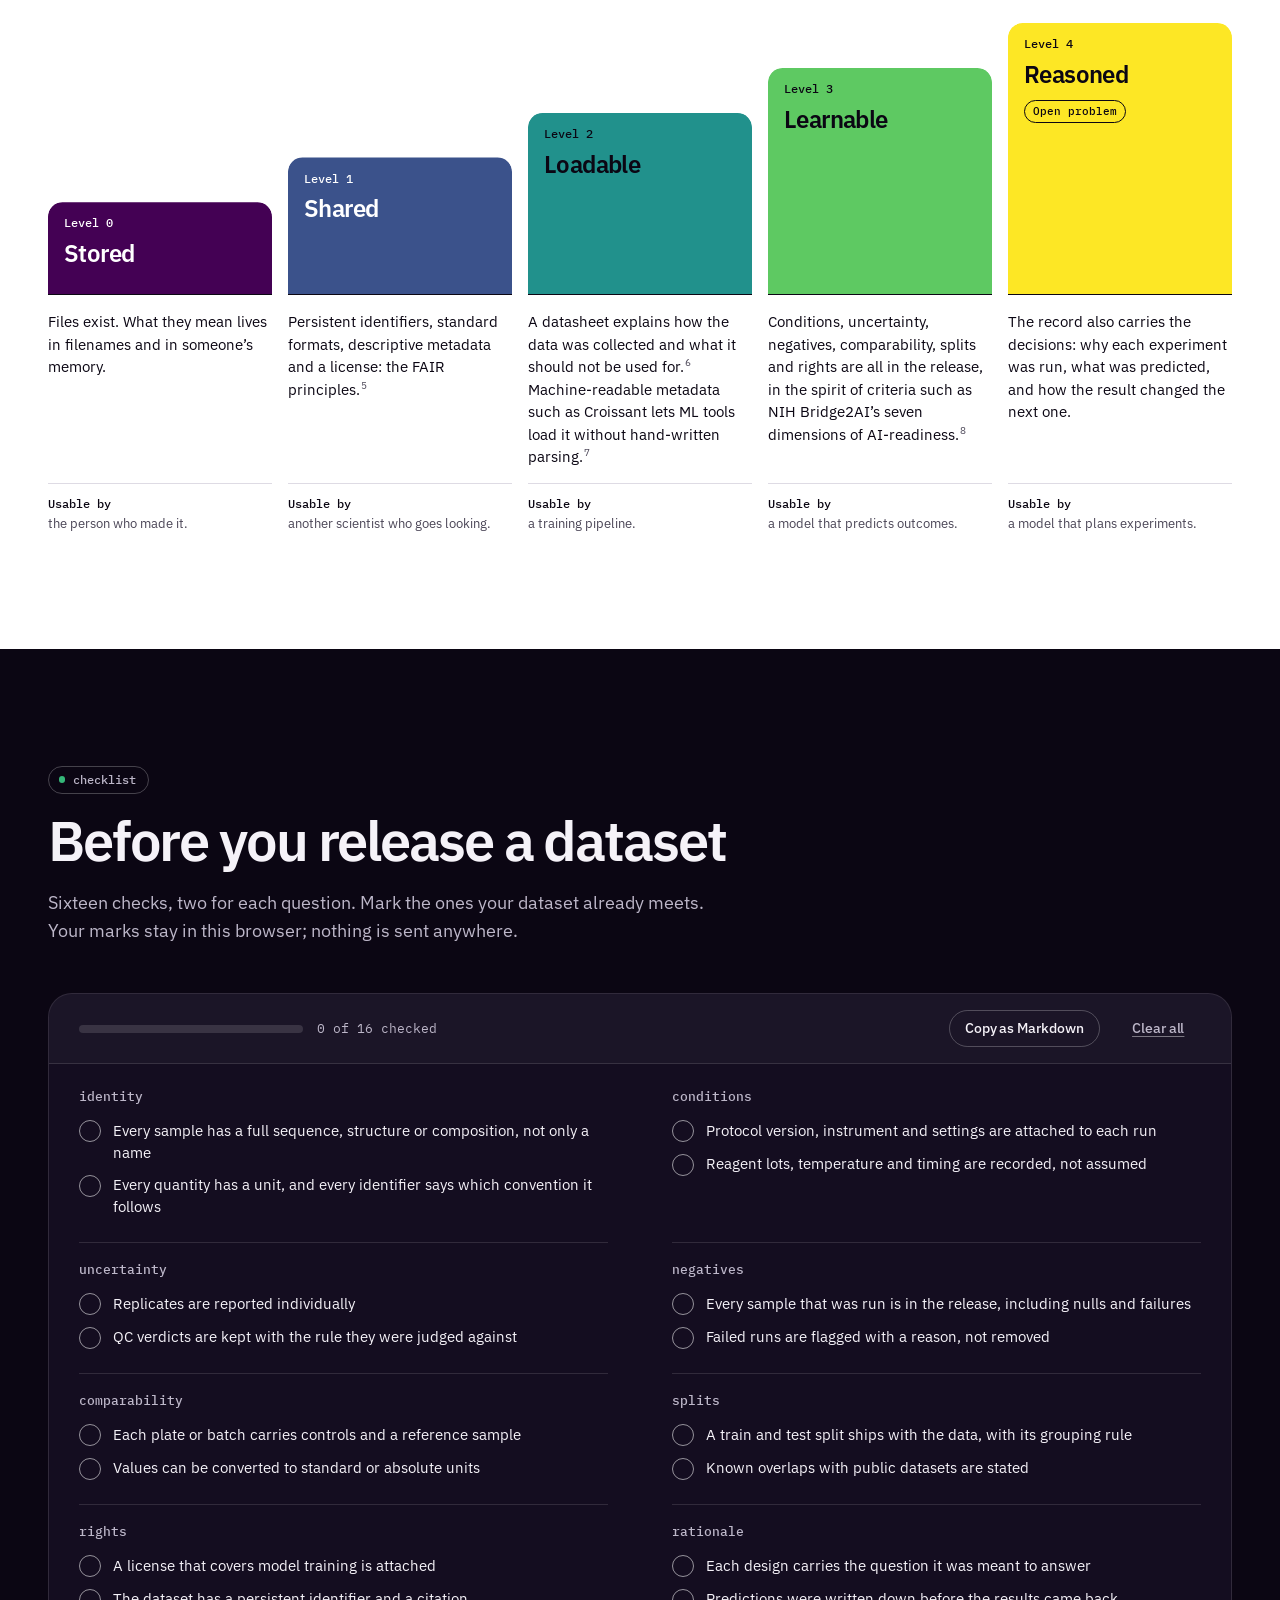
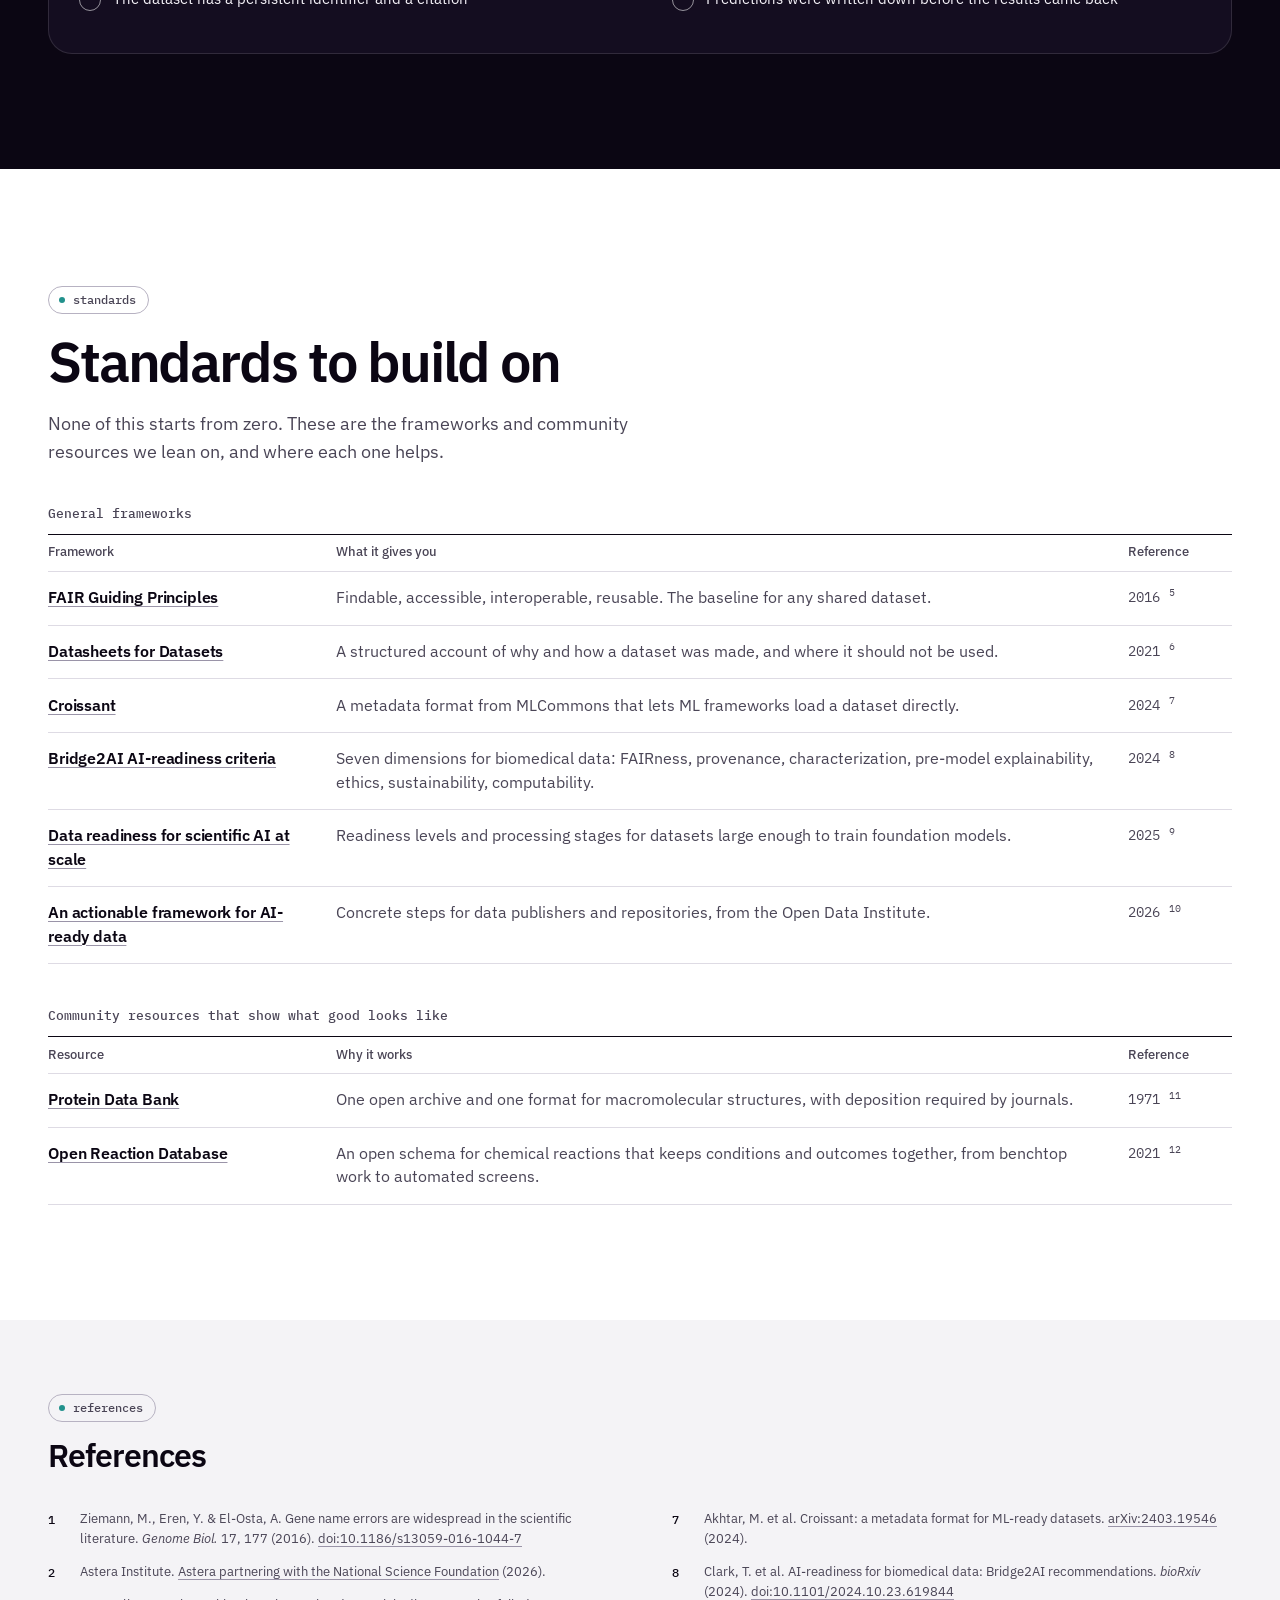
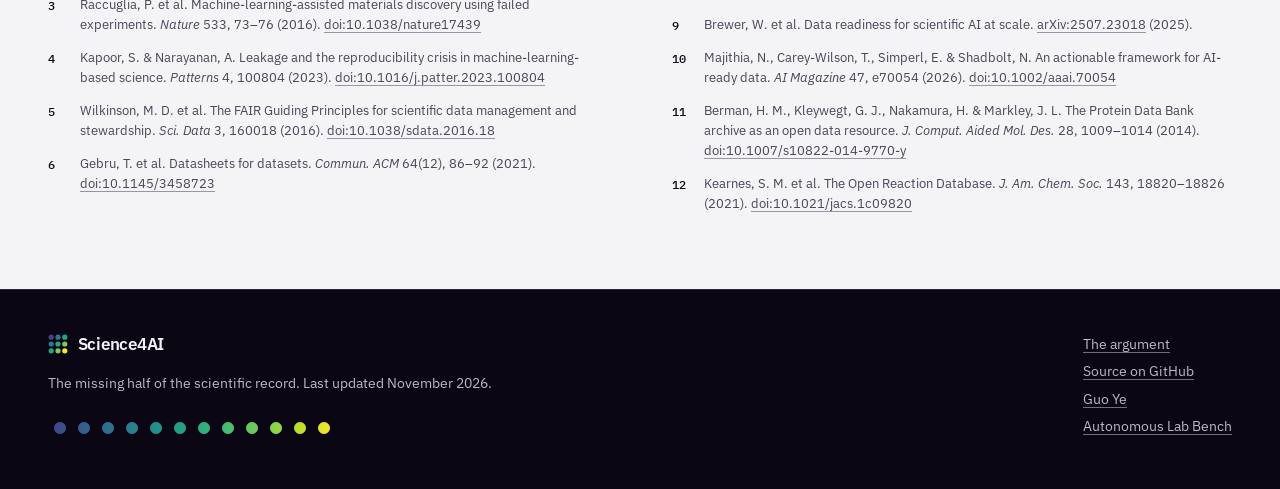
<file: guide/index.html>
<!DOCTYPE html>
<html lang="en">
<head>
<meta charset="utf-8">
<meta name="viewport" content="width=device-width, initial-scale=1">
<title>Practical guide | Science4AI</title>
<meta name="description" content="Eight questions a model asks of a dataset, a sixteen-item checklist to run before you release one, five levels of readiness, and the standards worth building on.">
<meta name="author" content="Guo Ye">
<link rel="canonical" href="https://science4ai.org/guide/">
<meta name="theme-color" content="#0b0613">

<meta property="og:type" content="article">
<meta property="og:site_name" content="Science4AI">
<meta property="og:title" content="Science4AI: a practical guide">
<meta property="og:description" content="Eight questions a model asks of a dataset, a sixteen-item checklist, and the standards worth building on.">
<meta property="og:url" content="https://science4ai.org/guide/">
<meta property="og:image" content="https://science4ai.org/assets/img/og.png">
<meta property="og:image:width" content="1200">
<meta property="og:image:height" content="630">
<meta property="og:image:alt" content="The words Science for AI beside a 96-well plate drawn as glowing colored dots on a dark background.">
<meta name="twitter:card" content="summary_large_image">

<link rel="icon" href="/assets/img/favicon.svg" type="image/svg+xml">
<link rel="icon" href="/assets/img/favicon-32.png" sizes="32x32" type="image/png">
<link rel="apple-touch-icon" href="/assets/img/apple-touch-icon.png">

<link rel="preload" href="/assets/fonts/ibm-plex-sans-latin-600-normal.woff2" as="font" type="font/woff2" crossorigin>
<link rel="preload" href="/assets/fonts/ibm-plex-sans-latin-400-normal.woff2" as="font" type="font/woff2" crossorigin>
<script>document.documentElement.className += " js";</script>
<link rel="stylesheet" href="/assets/css/site.css?v=3">
</head>
<body>
<a class="skip" href="#main">Skip to content</a>

<header class="site-head" id="top">
  <div class="wrap">
    <a class="brand" href="/" aria-label="Science4AI, home">
      <svg viewBox="0 0 20 20" aria-hidden="true"><circle cx="3.2" cy="3.2" r="2.6" fill="#414487"/><circle cx="10" cy="3.2" r="2.6" fill="#2a788e"/><circle cx="16.8" cy="3.2" r="2.6" fill="#22a884"/><circle cx="3.2" cy="10" r="2.6" fill="#2a788e"/><circle cx="10" cy="10" r="2.6" fill="#22a884"/><circle cx="16.8" cy="10" r="2.6" fill="#7ad151"/><circle cx="3.2" cy="16.8" r="2.6" fill="#22a884"/><circle cx="10" cy="16.8" r="2.6" fill="#7ad151"/><circle cx="16.8" cy="16.8" r="2.6" fill="#fde725"/></svg>
      Science4AI
    </a>
    <button class="nav-toggle" type="button" aria-expanded="false" aria-controls="site-nav">Menu</button>
    <nav class="site-nav" id="site-nav" aria-label="Sections">
      <ul>
        <li><a href="#questions">Eight questions</a></li>
        <li><a href="#levels">Levels</a></li>
        <li><a href="#checklist">Checklist</a></li>
        <li><a href="#standards">Standards</a></li>
      </ul>
      <a class="btn btn-solid btn-sm" href="/">The argument</a>
    </nav>
  </div>
</header>

<main id="main">

<!-- ═════════ page head ═════════ -->
<section class="page-head" aria-labelledby="page-title">
  <div class="hero-bg" id="hero-bg" aria-hidden="true"></div>
  <div class="wrap">
    <p class="pill">practical guide</p>
    <h1 id="page-title">What to capture, <span class="grad">and how to check it</span></h1>
    <p class="page-lead">The front page argues that the scientific record drops what a model needs. This page is the practical half: the questions to ask of a dataset, a checklist to run before you release one, and the standards worth building on rather than replacing.</p>
    <p class="page-back"><a href="/">Back to the argument</a></p>
  </div>
</section>

<!-- ═════════ eight questions ═════════ -->
<section class="section band-wash" id="questions" aria-labelledby="questions-title">
  <div class="wrap">
    <header class="sec-head">
      <p class="pill">questions</p>
      <h2 id="questions-title">Eight questions a model asks of a dataset</h2>
    </header>

    <div class="q-intro">
      <p class="pull">A reader who is confused can write to the first author. A model cannot.</p>
      <p>Whatever a model needs has to be in the record already. These eight questions are a way to check a dataset before release. Each one names the part of the record that answers it.</p>
    </div>

    <div class="questions">

      <article class="q" id="q-identity">
        <div class="q-top">
          <span class="q-icon"><svg viewBox="0 0 24 24" aria-hidden="true"><rect x="3" y="5" width="18" height="14" rx="2.5"/><path d="M7.5 9v6M10.5 9v6M13.5 9v3.5M16.5 9v6"/></svg></span>
          <span class="q-key">identity</span>
        </div>
        <h3>What exactly was measured?</h3>
        <p>Names drift; identifiers do not. Give the full sequence, structure or composition, not a nickname. Say which numbering convention you are using. Put a unit on every quantity.</p>
        <p class="capture"><b>Capture</b> sequences or structure identifiers, units, ontology terms, the numbering frame.</p>
        <div class="q-note" role="note">
          <p>A scan of genomics journals found gene names silently converted to dates by spreadsheet software in about a fifth of papers with supplementary Excel gene lists.<sup><a href="#ref-1" aria-label="Reference 1">1</a></sup></p>
        </div>
      </article>

      <article class="q" id="q-conditions">
        <div class="q-top">
          <span class="q-icon"><svg viewBox="0 0 24 24" aria-hidden="true"><path d="M4 7h9M17 7h3M4 12h3M11 12h9M4 17h11M19 17h1"/><circle cx="15" cy="7" r="2"/><circle cx="9" cy="12" r="2"/><circle cx="17" cy="17" r="2"/></svg></span>
          <span class="q-key">conditions</span>
        </div>
        <h3>Under what conditions?</h3>
        <p>The same sample gives a different number at another temperature, in another buffer, on another instrument. Conditions are what let a model explain variance instead of memorizing it.</p>
        <p class="capture"><b>Capture</b> protocol version, instrument and settings, reagent lots, temperature, timing, operator or agent.</p>
        <div class="q-note" role="note">
          <p>Automated experimentation helps here. It lets a lab capture metadata at every step of a workflow, which makes the experiment easier to reproduce and the data easier to learn from.<sup><a href="#ref-2" aria-label="Reference 2">2</a></sup></p>
        </div>
      </article>

      <article class="q" id="q-uncertainty">
        <div class="q-top">
          <span class="q-icon"><svg viewBox="0 0 24 24" aria-hidden="true"><path d="M8 5v14M5.5 5h5M5.5 19h5M16 8v9M13.5 8h5M13.5 17h5"/><circle class="is-solid" cx="8" cy="12" r="1.6"/><circle class="is-solid" cx="16" cy="12.5" r="1.6"/></svg></span>
          <span class="q-key">uncertainty</span>
        </div>
        <h3>How sure are you?</h3>
        <p>A value without its spread teaches false confidence. Report replicates one by one, not only their mean. Keep each QC verdict together with the rule it was judged against. State the floor and ceiling of the assay.</p>
        <p class="capture"><b>Capture</b> replicate-level values, QC pass or fail with the criterion, detection limits, calibration.</p>
      </article>

      <article class="q" id="q-negatives">
        <div class="q-top">
          <span class="q-icon"><svg viewBox="0 0 24 24" aria-hidden="true"><circle cx="12" cy="12" r="8.5" stroke-dasharray="3 2.6"/><path d="M8.5 12h7"/></svg></span>
          <span class="q-key">negatives</span>
        </div>
        <h3>What did not work?</h3>
        <p>The literature is a record of successes, so a model trained on it has never seen failure. A dataset that keeps only the hits teaches a model where the peaks are and nothing about the ground between them.</p>
        <p class="capture"><b>Capture</b> every sample that was run, including nulls, inactive variants and failed runs, flagged and not deleted.</p>
        <div class="q-note" role="note">
          <p>One group transcribed the failed syntheses from its own notebooks and trained on them with the successes. The model’s recommended reactions worked 89% of the time; the chemists’ own judgment, 78%.<sup><a href="#ref-3" aria-label="Reference 3">3</a></sup></p>
        </div>
      </article>

      <article class="q" id="q-comparability">
        <div class="q-top">
          <span class="q-icon"><svg viewBox="0 0 24 24" aria-hidden="true"><rect x="2.5" y="6.5" width="7.5" height="11" rx="2"/><rect x="14" y="6.5" width="7.5" height="11" rx="2"/><path d="M10 12h4"/></svg></span>
          <span class="q-key">comparability</span>
        </div>
        <h3>Can this be compared with anything else?</h3>
        <p>Data from two plates, two weeks or two labs can be merged only if something ties them together. Shared controls and a reference sample carried through every run let a model learn the science and not the batch.</p>
        <p class="capture"><b>Capture</b> controls on every plate, anchor samples across rounds, calibration to standard units, batch identifiers.</p>
      </article>

      <article class="q" id="q-splits">
        <div class="q-top">
          <span class="q-icon"><svg viewBox="0 0 24 24" aria-hidden="true"><rect x="3" y="6" width="18" height="12" rx="2.5"/><path d="M15 6v12" stroke-dasharray="2.2 2.2"/><path d="M6.5 10h5M6.5 14h3"/></svg></span>
          <span class="q-key">splits</span>
        </div>
        <h3>Is the test set really unseen?</h3>
        <p>Scientific data is full of near-duplicates: homologous proteins, one compound in two assays, a time series cut at random. Ship the split with the data, and say what it is meant to hold out.</p>
        <p class="capture"><b>Capture</b> train and test assignment, the grouping rule (by family, scaffold, date or lab), known overlaps with public sets.</p>
        <div class="q-note" role="note">
          <p>A survey of machine-learning-based science found data leakage affecting at least 294 papers across 17 fields.<sup><a href="#ref-4" aria-label="Reference 4">4</a></sup></p>
        </div>
      </article>

      <article class="q" id="q-rights">
        <div class="q-top">
          <span class="q-icon"><svg viewBox="0 0 24 24" aria-hidden="true"><circle cx="8" cy="12" r="3.75"/><path d="M11.75 12H21M17.5 12v3M20.5 12v2"/></svg></span>
          <span class="q-key">rights</span>
        </div>
        <h3>Am I allowed to learn from it?</h3>
        <p>A dataset with no license, or with terms that are silent on model training, is not ready however clean it is. Neither is one whose consent or embargo status nobody can state.</p>
        <p class="capture"><b>Capture</b> license, consent and embargo status, a persistent identifier, how to cite.</p>
        <div class="q-note" role="note">
          <p>A clear, accessible usage license is one of the FAIR principles.<sup><a href="#ref-5" aria-label="Reference 5">5</a></sup></p>
        </div>
      </article>

      <article class="q" id="q-rationale">
        <div class="q-top">
          <span class="q-icon"><svg viewBox="0 0 24 24" aria-hidden="true"><circle cx="12" cy="12" r="9"/><path d="M9.6 9.4a2.5 2.5 0 1 1 3.9 2.1c-.9.6-1.5 1.1-1.5 2.1"/><circle class="is-solid" cx="12" cy="16.6" r="0.9"/></svg></span>
          <span class="q-key">rationale</span>
        </div>
        <h3>Why was this experiment run?</h3>
        <p>Every design choice encodes knowledge: what was expected, what it rested on, what was ruled out. None of it survives in a results table. It is the part of the record nobody keeps, and the subject of the next section.</p>
        <p class="capture"><b>Capture</b> the question, the choice made, the alternatives rejected, a prediction written down before the result.</p>
      </article>

    </div>
  </div>
</section>

<!-- ═════════ levels ═════════ -->
<section class="section band-light" id="levels" aria-labelledby="levels-title">
  <div class="wrap">
    <header class="sec-head">
      <p class="pill">levels</p>
      <h2 id="levels-title">Five levels of readiness</h2>
      <p class="sec-lead">Guidance on data usually stops once a dataset can be found and is well described. That is necessary, and a model needs more. This ladder is our working synthesis. The lower rungs map onto standards that already exist; the top rung is where we think the open problem is.</p>
    </header>

    <ol class="levels" data-reveal>
      <li class="level" style="--k:0;--chip:#440154;--on:#ffffff">
        <div class="level-stage">
          <div class="level-step">
            <p class="level-n">Level 0</p>
            <h3>Stored</h3>
          </div>
        </div>
        <p class="level-desc">Files exist. What they mean lives in filenames and in someone’s memory.</p>
        <p class="level-for"><b>Usable by</b> the person who made it.</p>
      </li>
      <li class="level" style="--k:1;--chip:#3b528b;--on:#ffffff">
        <div class="level-stage">
          <div class="level-step">
            <p class="level-n">Level 1</p>
            <h3>Shared</h3>
          </div>
        </div>
        <p class="level-desc">Persistent identifiers, standard formats, descriptive metadata and a license: the FAIR principles.<sup><a href="#ref-5" aria-label="Reference 5">5</a></sup></p>
        <p class="level-for"><b>Usable by</b> another scientist who goes looking.</p>
      </li>
      <li class="level" style="--k:2;--chip:#21918c;--on:#0b0613">
        <div class="level-stage">
          <div class="level-step">
            <p class="level-n">Level 2</p>
            <h3>Loadable</h3>
          </div>
        </div>
        <p class="level-desc">A datasheet explains how the data was collected and what it should not be used for.<sup><a href="#ref-6" aria-label="Reference 6">6</a></sup> Machine-readable metadata such as Croissant lets ML tools load it without hand-written parsing.<sup><a href="#ref-7" aria-label="Reference 7">7</a></sup></p>
        <p class="level-for"><b>Usable by</b> a training pipeline.</p>
      </li>
      <li class="level" style="--k:3;--chip:#5ec962;--on:#0b0613">
        <div class="level-stage">
          <div class="level-step">
            <p class="level-n">Level 3</p>
            <h3>Learnable</h3>
          </div>
        </div>
        <p class="level-desc">Conditions, uncertainty, negatives, comparability, splits and rights are all in the release, in the spirit of criteria such as NIH Bridge2AI’s seven dimensions of AI-readiness.<sup><a href="#ref-8" aria-label="Reference 8">8</a></sup></p>
        <p class="level-for"><b>Usable by</b> a model that predicts outcomes.</p>
      </li>
      <li class="level" style="--k:4;--chip:#fde725;--on:#0b0613">
        <div class="level-stage">
          <div class="level-step">
            <p class="level-n">Level 4</p>
            <h3>Reasoned</h3>
            <p class="level-open">Open problem</p>
          </div>
        </div>
        <p class="level-desc">The record also carries the decisions: why each experiment was run, what was predicted, and how the result changed the next one.</p>
        <p class="level-for"><b>Usable by</b> a model that plans experiments.</p>
      </li>
    </ol>
  </div>
</section>

<!-- ═════════ checklist ═════════ -->
<section class="section band-dark" id="checklist" aria-labelledby="checklist-title">
  <div class="wrap">
    <header class="sec-head">
      <p class="pill">checklist</p>
      <h2 id="checklist-title">Before you release a dataset</h2>
      <p class="sec-lead">Sixteen checks, two for each question. Mark the ones your dataset already meets. Your marks stay in this browser; nothing is sent anywhere.</p>
    </header>

    <div class="tool">
      <div class="check-bar">
        <div class="progress" id="progress" aria-live="polite">
          <div class="progress-track" aria-hidden="true"><div class="progress-fill" id="progress-fill"></div></div>
          <span id="progress-text">0 of 16 checked</span>
        </div>
        <button class="btn btn-line btn-sm" type="button" id="copy-md">Copy as Markdown</button>
        <button class="btn btn-quiet btn-sm" type="button" id="reset-checks">Clear all</button>
      </div>

      <div class="checks" id="checks">
        <section class="check-group" data-key="identity">
          <h3>identity</h3>
          <ul>
            <li><label class="check"><input type="checkbox"><span>Every sample has a full sequence, structure or composition, not only a name</span></label></li>
            <li><label class="check"><input type="checkbox"><span>Every quantity has a unit, and every identifier says which convention it follows</span></label></li>
          </ul>
        </section>
        <section class="check-group" data-key="conditions">
          <h3>conditions</h3>
          <ul>
            <li><label class="check"><input type="checkbox"><span>Protocol version, instrument and settings are attached to each run</span></label></li>
            <li><label class="check"><input type="checkbox"><span>Reagent lots, temperature and timing are recorded, not assumed</span></label></li>
          </ul>
        </section>
        <section class="check-group" data-key="uncertainty">
          <h3>uncertainty</h3>
          <ul>
            <li><label class="check"><input type="checkbox"><span>Replicates are reported individually</span></label></li>
            <li><label class="check"><input type="checkbox"><span>QC verdicts are kept with the rule they were judged against</span></label></li>
          </ul>
        </section>
        <section class="check-group" data-key="negatives">
          <h3>negatives</h3>
          <ul>
            <li><label class="check"><input type="checkbox"><span>Every sample that was run is in the release, including nulls and failures</span></label></li>
            <li><label class="check"><input type="checkbox"><span>Failed runs are flagged with a reason, not removed</span></label></li>
          </ul>
        </section>
        <section class="check-group" data-key="comparability">
          <h3>comparability</h3>
          <ul>
            <li><label class="check"><input type="checkbox"><span>Each plate or batch carries controls and a reference sample</span></label></li>
            <li><label class="check"><input type="checkbox"><span>Values can be converted to standard or absolute units</span></label></li>
          </ul>
        </section>
        <section class="check-group" data-key="splits">
          <h3>splits</h3>
          <ul>
            <li><label class="check"><input type="checkbox"><span>A train and test split ships with the data, with its grouping rule</span></label></li>
            <li><label class="check"><input type="checkbox"><span>Known overlaps with public datasets are stated</span></label></li>
          </ul>
        </section>
        <section class="check-group" data-key="rights">
          <h3>rights</h3>
          <ul>
            <li><label class="check"><input type="checkbox"><span>A license that covers model training is attached</span></label></li>
            <li><label class="check"><input type="checkbox"><span>The dataset has a persistent identifier and a citation</span></label></li>
          </ul>
        </section>
        <section class="check-group" data-key="rationale">
          <h3>rationale</h3>
          <ul>
            <li><label class="check"><input type="checkbox"><span>Each design carries the question it was meant to answer</span></label></li>
            <li><label class="check"><input type="checkbox"><span>Predictions were written down before the results came back</span></label></li>
          </ul>
        </section>
      </div>
    </div>
  </div>
</section>

<!-- ═════════ standards ═════════ -->
<section class="section band-light" id="standards" aria-labelledby="standards-title">
  <div class="wrap">
    <header class="sec-head">
      <p class="pill">standards</p>
      <h2 id="standards-title">Standards to build on</h2>
      <p class="sec-lead">None of this starts from zero. These are the frameworks and community resources we lean on, and where each one helps.</p>
    </header>

    <div class="table-wrap">
      <table class="standards">
        <caption>General frameworks</caption>
        <thead>
          <tr><th scope="col">Framework</th><th scope="col">What it gives you</th><th scope="col">Reference</th></tr>
        </thead>
        <tbody>
          <tr>
            <th scope="row"><a href="https://doi.org/10.1038/sdata.2016.18">FAIR Guiding Principles</a></th>
            <td>Findable, accessible, interoperable, reusable. The baseline for any shared dataset.</td>
            <td>2016 <sup><a href="#ref-5" aria-label="Reference 5">5</a></sup></td>
          </tr>
          <tr>
            <th scope="row"><a href="https://doi.org/10.1145/3458723">Datasheets for Datasets</a></th>
            <td>A structured account of why and how a dataset was made, and where it should not be used.</td>
            <td>2021 <sup><a href="#ref-6" aria-label="Reference 6">6</a></sup></td>
          </tr>
          <tr>
            <th scope="row"><a href="https://arxiv.org/abs/2403.19546">Croissant</a></th>
            <td>A metadata format from MLCommons that lets ML frameworks load a dataset directly.</td>
            <td>2024 <sup><a href="#ref-7" aria-label="Reference 7">7</a></sup></td>
          </tr>
          <tr>
            <th scope="row"><a href="https://doi.org/10.1101/2024.10.23.619844">Bridge2AI AI-readiness criteria</a></th>
            <td>Seven dimensions for biomedical data: FAIRness, provenance, characterization, pre-model explainability, ethics, sustainability, computability.</td>
            <td>2024 <sup><a href="#ref-8" aria-label="Reference 8">8</a></sup></td>
          </tr>
          <tr>
            <th scope="row"><a href="https://arxiv.org/abs/2507.23018">Data readiness for scientific AI at scale</a></th>
            <td>Readiness levels and processing stages for datasets large enough to train foundation models.</td>
            <td>2025 <sup><a href="#ref-9" aria-label="Reference 9">9</a></sup></td>
          </tr>
          <tr>
            <th scope="row"><a href="https://doi.org/10.1002/aaai.70054">An actionable framework for AI-ready data</a></th>
            <td>Concrete steps for data publishers and repositories, from the Open Data Institute.</td>
            <td>2026 <sup><a href="#ref-10" aria-label="Reference 10">10</a></sup></td>
          </tr>
        </tbody>
      </table>

      <table class="standards">
        <caption>Community resources that show what good looks like</caption>
        <thead>
          <tr><th scope="col">Resource</th><th scope="col">Why it works</th><th scope="col">Reference</th></tr>
        </thead>
        <tbody>
          <tr>
            <th scope="row"><a href="https://www.wwpdb.org/">Protein Data Bank</a></th>
            <td>One open archive and one format for macromolecular structures, with deposition required by journals.</td>
            <td>1971 <sup><a href="#ref-11" aria-label="Reference 11">11</a></sup></td>
          </tr>
          <tr>
            <th scope="row"><a href="https://doi.org/10.1021/jacs.1c09820">Open Reaction Database</a></th>
            <td>An open schema for chemical reactions that keeps conditions and outcomes together, from benchtop work to automated screens.</td>
            <td>2021 <sup><a href="#ref-12" aria-label="Reference 12">12</a></sup></td>
          </tr>
        </tbody>
      </table>
    </div>
  </div>
</section>

<!-- ═════════ references ═════════ -->
<section class="section band-wash is-tight" id="references" aria-labelledby="references-title">
  <div class="wrap">
    <header class="sec-head">
      <p class="pill">references</p>
      <h2 id="references-title">References</h2>
    </header>
    <ol class="refs">
      <li id="ref-1">Ziemann, M., Eren, Y. &amp; El-Osta, A. Gene name errors are widespread in the scientific literature. <cite>Genome Biol.</cite> 17, 177 (2016). <a href="https://doi.org/10.1186/s13059-016-1044-7">doi:10.1186/s13059-016-1044-7</a></li>
      <li id="ref-2">Astera Institute. <a href="https://astera.org/astera-partnering-with-the-national-science-foundation/">Astera partnering with the National Science Foundation</a> (2026).</li>
      <li id="ref-3">Raccuglia, P. et al. Machine-learning-assisted materials discovery using failed experiments. <cite>Nature</cite> 533, 73–76 (2016). <a href="https://doi.org/10.1038/nature17439">doi:10.1038/nature17439</a></li>
      <li id="ref-4">Kapoor, S. &amp; Narayanan, A. Leakage and the reproducibility crisis in machine-learning-based science. <cite>Patterns</cite> 4, 100804 (2023). <a href="https://doi.org/10.1016/j.patter.2023.100804">doi:10.1016/j.patter.2023.100804</a></li>
      <li id="ref-5">Wilkinson, M. D. et al. The FAIR Guiding Principles for scientific data management and stewardship. <cite>Sci. Data</cite> 3, 160018 (2016). <a href="https://doi.org/10.1038/sdata.2016.18">doi:10.1038/sdata.2016.18</a></li>
      <li id="ref-6">Gebru, T. et al. Datasheets for datasets. <cite>Commun. ACM</cite> 64(12), 86–92 (2021). <a href="https://doi.org/10.1145/3458723">doi:10.1145/3458723</a></li>
      <li id="ref-7">Akhtar, M. et al. Croissant: a metadata format for ML-ready datasets. <a href="https://arxiv.org/abs/2403.19546">arXiv:2403.19546</a> (2024).</li>
      <li id="ref-8">Clark, T. et al. AI-readiness for biomedical data: Bridge2AI recommendations. <cite>bioRxiv</cite> (2024). <a href="https://doi.org/10.1101/2024.10.23.619844">doi:10.1101/2024.10.23.619844</a></li>
      <li id="ref-9">Brewer, W. et al. Data readiness for scientific AI at scale. <a href="https://arxiv.org/abs/2507.23018">arXiv:2507.23018</a> (2025).</li>
      <li id="ref-10">Majithia, N., Carey-Wilson, T., Simperl, E. &amp; Shadbolt, N. An actionable framework for AI-ready data. <cite>AI Magazine</cite> 47, e70054 (2026). <a href="https://doi.org/10.1002/aaai.70054">doi:10.1002/aaai.70054</a></li>
      <li id="ref-11">Berman, H. M., Kleywegt, G. J., Nakamura, H. &amp; Markley, J. L. The Protein Data Bank archive as an open data resource. <cite>J. Comput. Aided Mol. Des.</cite> 28, 1009–1014 (2014). <a href="https://doi.org/10.1007/s10822-014-9770-y">doi:10.1007/s10822-014-9770-y</a></li>
      <li id="ref-12">Kearnes, S. M. et al. The Open Reaction Database. <cite>J. Am. Chem. Soc.</cite> 143, 18820–18826 (2021). <a href="https://doi.org/10.1021/jacs.1c09820">doi:10.1021/jacs.1c09820</a></li>
    </ol>
  </div>
</section>

</main>

<footer class="site-foot">
  <div class="wrap">
    <div>
      <a class="brand" href="/">
        <svg viewBox="0 0 20 20" aria-hidden="true"><circle cx="3.2" cy="3.2" r="2.6" fill="#414487"/><circle cx="10" cy="3.2" r="2.6" fill="#2a788e"/><circle cx="16.8" cy="3.2" r="2.6" fill="#22a884"/><circle cx="3.2" cy="10" r="2.6" fill="#2a788e"/><circle cx="10" cy="10" r="2.6" fill="#22a884"/><circle cx="16.8" cy="10" r="2.6" fill="#7ad151"/><circle cx="3.2" cy="16.8" r="2.6" fill="#22a884"/><circle cx="10" cy="16.8" r="2.6" fill="#7ad151"/><circle cx="16.8" cy="16.8" r="2.6" fill="#fde725"/></svg>
        Science4AI
      </a>
      <p>The missing half of the scientific record. Last updated November 2026.</p>
      <div class="foot-row" aria-hidden="true"></div>
    </div>
    <nav class="foot-links" aria-label="Elsewhere">
      <a href="/">The argument</a>
      <a href="https://github.com/michaelyeah7/science4ai">Source on GitHub</a>
      <a href="https://michaelyeah7.github.io/">Guo Ye</a>
      <a href="https://michaelyeah7.github.io/autonomous-lab-bench/">Autonomous Lab Bench</a>
    </nav>
  </div>
</footer>

<script src="/assets/js/site.js?v=3" defer></script>
</body>
</html>
</file>
<file: assets/css/site.css>
/* Science4AI — site styles
   One family, three voices: Plex Sans explains, Plex Serif carries human
   reasoning, Plex Mono holds literal record fields.
   The dark stage is the floor of the colormap: the color of no signal.
   All chroma on the page comes from viridis. The gradient on the title is
   its upper range, the same colors the brightest wells are drawn in. */

@font-face { font-family: "IBM Plex Serif"; font-style: normal; font-weight: 300; font-display: swap; src: url("../fonts/ibm-plex-serif-latin-300-normal.woff2") format("woff2"); }
@font-face { font-family: "IBM Plex Serif"; font-style: italic; font-weight: 300; font-display: swap; src: url("../fonts/ibm-plex-serif-latin-300-italic.woff2") format("woff2"); }
@font-face { font-family: "IBM Plex Serif"; font-style: normal; font-weight: 400; font-display: swap; src: url("../fonts/ibm-plex-serif-latin-400-normal.woff2") format("woff2"); }
@font-face { font-family: "IBM Plex Serif"; font-style: italic; font-weight: 400; font-display: swap; src: url("../fonts/ibm-plex-serif-latin-400-italic.woff2") format("woff2"); }
@font-face { font-family: "IBM Plex Sans"; font-style: normal; font-weight: 400; font-display: swap; src: url("../fonts/ibm-plex-sans-latin-400-normal.woff2") format("woff2"); }
@font-face { font-family: "IBM Plex Sans"; font-style: italic; font-weight: 400; font-display: swap; src: url("../fonts/ibm-plex-sans-latin-400-italic.woff2") format("woff2"); }
@font-face { font-family: "IBM Plex Sans"; font-style: normal; font-weight: 500; font-display: swap; src: url("../fonts/ibm-plex-sans-latin-500-normal.woff2") format("woff2"); }
@font-face { font-family: "IBM Plex Sans"; font-style: normal; font-weight: 600; font-display: swap; src: url("../fonts/ibm-plex-sans-latin-600-normal.woff2") format("woff2"); }
@font-face { font-family: "IBM Plex Mono"; font-style: normal; font-weight: 400; font-display: swap; src: url("../fonts/ibm-plex-mono-latin-400-normal.woff2") format("woff2"); }
@font-face { font-family: "IBM Plex Mono"; font-style: normal; font-weight: 500; font-display: swap; src: url("../fonts/ibm-plex-mono-latin-500-normal.woff2") format("woff2"); }

:root {
  color-scheme: light;

  /* dark surfaces */
  --stage: #0b0613;
  --stage-2: #140d20;
  --stage-3: #1d142c;
  --slab: #0d0717;
  --fg-d: #f5f2f8;
  --fg-d2: #bdb7c9;
  --fg-d3: #918a9f;
  --line-d: rgba(255, 255, 255, 0.12);
  --line-d2: rgba(255, 255, 255, 0.24);

  /* light surfaces */
  --paper: #ffffff;
  --wash: #f4f3f6;
  --ink: #0b0613;
  --ink-2: #4a4556;
  --ink-3: #6b6577;
  --rule: #dedbe4;

  /* viridis. The full ramp is used on light surfaces. On the dark stage the
     ramp starts a fifth of the way in, so the lowest values stay visible. */
  --v0: #440154;
  --v1: #3b528b;
  --v2: #21918c;
  --v3: #5ec962;
  --v4: #fde725;
  --viridis: #440154, #482878, #3e4a89, #31688e, #26828e, #1f9e89, #35b779, #6ece58, #b5de2b, #fde725;
  --viridis-hi: #414487, #355f8d, #2a788e, #21918c, #22a884, #44bf70, #7ad151, #bddf26, #fde725;
  --grad-hi: linear-gradient(95deg, #21918c 0%, #35b779 32%, #8fd744 64%, #fde725 100%);
  --grad-lo: linear-gradient(95deg, #440154 0%, #3b528b 52%, #21918c 100%);

  --serif: "IBM Plex Serif", "Iowan Old Style", Georgia, serif;
  --sans: "IBM Plex Sans", "Helvetica Neue", Arial, sans-serif;
  --mono: "IBM Plex Mono", ui-monospace, "SFMono-Regular", Menlo, monospace;

  --page: 76rem;
  --gutter: clamp(1.25rem, 4.5vw, 3rem);
  --head-h: 4.25rem;
  --r-lg: 1.5rem;
  --r-md: 1rem;
}

/* Every component reads its colors from these, so the same markup works on
   a dark band and on a light one. */
body, .band-dark, .on-dark {
  --bg: var(--stage);
  --surface: var(--stage-2);
  --fg: var(--fg-d);
  --fg-2: var(--fg-d2);
  --fg-3: var(--fg-d3);
  --line: var(--line-d);
  --line-2: var(--line-d2);
  --link-line: rgba(255, 255, 255, 0.42);
  --focus: #fde725;
  --grad: var(--grad-hi);
  --dot: #35b779;
  color: var(--fg);
}
.band-light, .band-wash, .on-light {
  --bg: var(--paper);
  --surface: var(--paper);
  --fg: var(--ink);
  --fg-2: var(--ink-2);
  --fg-3: var(--ink-3);
  --line: var(--rule);
  --line-2: #b7b2c2;
  --link-line: #9a94a8;
  --focus: #440154;
  --grad: var(--grad-lo);
  --dot: #21918c;
  color: var(--fg);
}
.band-wash { --bg: var(--wash); }

*, *::before, *::after { box-sizing: border-box; }

html {
  -webkit-text-size-adjust: 100%;
  text-size-adjust: 100%;
  scroll-behavior: smooth;
  scroll-padding-top: 5.25rem;
}

body {
  margin: 0;
  background: var(--stage);
  font: 400 1.0625rem/1.6 var(--sans);
  -webkit-font-smoothing: antialiased;
  -moz-osx-font-smoothing: grayscale;
  text-rendering: optimizeLegibility;
  font-feature-settings: "kern", "liga";
}

::selection { background: #fde725; color: #0b0613; }

h1, h2, h3, p, ul, ol, dl, dd, figure, table { margin: 0; }
ul, ol { padding: 0; list-style: none; }

h1, h2, h3 { font-family: var(--sans); font-weight: 600; }
h1 { font-size: clamp(3.75rem, 10.5vw, 8rem); line-height: 0.92; letter-spacing: -0.045em; }
h2 { font-size: clamp(2rem, 4.4vw, 3.5rem); line-height: 1.04; letter-spacing: -0.038em; }
h3 { font-size: 1.3125rem; line-height: 1.25; letter-spacing: -0.02em; }

a {
  color: inherit;
  text-decoration: underline;
  text-decoration-thickness: 0.0625em;
  text-underline-offset: 0.2em;
  text-decoration-color: var(--link-line);
  transition: text-decoration-color 0.15s, color 0.15s;
}
a:hover { text-decoration-color: currentColor; }

:focus-visible { outline: 3px solid var(--focus); outline-offset: 3px; border-radius: 3px; }

sup { font-size: 0.68em; line-height: 0; vertical-align: super; font-feature-settings: "tnum"; }
sup a { text-decoration: none; padding: 0 0.1em; color: var(--fg-2); }
sup a:hover { color: var(--fg); text-decoration: underline; }

.wrap { max-width: calc(var(--page) + 2 * var(--gutter)); margin-inline: auto; padding-inline: var(--gutter); }

.skip {
  position: absolute; left: 1rem; top: -4rem; z-index: 50;
  background: var(--fg-d); color: var(--stage); padding: 0.6rem 1rem; border-radius: 0.5rem;
  font-size: 1rem; text-decoration: none;
}
.skip:focus { top: 1rem; }

.nw { white-space: nowrap; }

.visually-hidden {
  position: absolute; width: 1px; height: 1px; margin: -1px; padding: 0;
  overflow: hidden; clip: rect(0 0 0 0); white-space: nowrap; border: 0;
}

/* gradient lettering */
.grad {
  background: var(--grad);
  -webkit-background-clip: text;
  background-clip: text;
  -webkit-text-fill-color: transparent;
  color: transparent;
  padding-bottom: 0.12em;
}
@media (forced-colors: active) {
  .grad { background: none; -webkit-text-fill-color: currentColor; color: inherit; }
  .half > .half-key { background: none; border: 1px solid currentColor; color: inherit; }
}

/* a record key, set as a small label */
.pill {
  display: inline-flex; align-items: center; gap: 0.5rem;
  font: 500 0.75rem/1 var(--mono); color: var(--fg-2);
  padding: 0.42rem 0.72rem 0.44rem 0.62rem;
  border: 1px solid var(--line-2); border-radius: 999px;
}
.pill::before { content: ""; width: 0.4rem; height: 0.4rem; border-radius: 50%; background: var(--dot); }

.btn {
  appearance: none; -webkit-appearance: none; cursor: pointer;
  display: inline-flex; align-items: center; justify-content: center; gap: 0.55rem;
  font: 500 0.9375rem/1.2 var(--sans); letter-spacing: -0.005em; text-decoration: none; white-space: nowrap;
  padding: 0.8rem 1.3rem; border: 1px solid transparent; border-radius: 999px; background: transparent; color: var(--fg);
  transition: background-color 0.18s, color 0.18s, border-color 0.18s;
}
.btn svg { width: 1rem; height: 1rem; fill: none; stroke: currentColor; stroke-width: 1.6; stroke-linecap: round; stroke-linejoin: round; transition: transform 0.2s; }
.btn-solid { background: var(--fg); color: var(--bg); }
.btn-solid:hover { background: color-mix(in srgb, var(--fg) 86%, var(--bg)); }
.btn-solid:hover svg { transform: translateY(2px); }
.btn-line { border-color: var(--line-2); }
.btn-line:hover { border-color: var(--fg); background: color-mix(in srgb, var(--fg) 9%, transparent); }
.btn-quiet { padding-inline: 0.4rem; color: var(--fg-2); text-decoration: underline; text-decoration-color: var(--link-line); text-underline-offset: 0.2em; }
.btn-quiet:hover { color: var(--fg); text-decoration-color: currentColor; }
.btn-sm { padding: 0.56rem 0.95rem; font-size: 0.875rem; }

/* ───────── header ───────── */

.site-head {
  position: sticky; top: 0; z-index: 30; height: var(--head-h);
  display: flex; align-items: center;
  border-bottom: 1px solid transparent;
  transition: background-color 0.25s, border-color 0.25s;
}
.site-head.is-stuck {
  background: rgba(11, 6, 19, 0.9);
  -webkit-backdrop-filter: saturate(1.5) blur(14px);
  backdrop-filter: saturate(1.5) blur(14px);
  border-bottom-color: var(--line-d);
}
.site-head .wrap { display: flex; align-items: center; justify-content: space-between; gap: 1.5rem; width: 100%; }

.brand {
  display: inline-flex; align-items: center; gap: 0.6rem;
  font: 600 1.0625rem/1 var(--sans); letter-spacing: -0.015em; text-decoration: none; color: var(--fg-d);
}
.brand svg { width: 1.25rem; height: 1.25rem; flex: none; }

.site-nav { display: flex; align-items: center; gap: clamp(1rem, 2.6vw, 2.25rem); }
.site-nav ul { display: flex; gap: clamp(0.9rem, 2.1vw, 1.75rem); }
.site-nav li a {
  display: block; font-size: 0.9375rem; color: var(--fg-d2); text-decoration: none;
  padding-block: 0.4rem; border-bottom: 1.5px solid transparent;
}
.site-nav li a:hover { color: var(--fg-d); }
.site-nav li a[aria-current="true"] { color: var(--fg-d); border-bottom-color: #5ec962; }

.nav-toggle { display: none; }

/* ───────── hero ───────── */

.hero {
  position: relative; isolation: isolate; overflow: hidden;
  margin-top: calc(-1 * var(--head-h));
  padding-top: calc(var(--head-h) + clamp(1.75rem, 4vw, 3.25rem));
}
.hero-bg { position: absolute; inset: 0; z-index: -1; pointer-events: none; }
/* a lattice of wells nobody reported, running off into the dark */
.hero-bg::before {
  content: ""; position: absolute; inset: 0;
  background-image: radial-gradient(circle, rgba(255, 255, 255, 0.34) 1px, transparent 1.6px);
  background-size: 1.75rem 1.75rem;
  background-position: center top;
  -webkit-mask-image: radial-gradient(115% 85% at 72% 32%, #000 0%, transparent 76%);
  mask-image: radial-gradient(115% 85% at 72% 32%, #000 0%, transparent 76%);
  opacity: 0.62;
}
/* the light the plate throws */
.hero-bg::after {
  content: ""; position: absolute; inset: 0;
  background:
    radial-gradient(40rem 27rem at 74% 42%, rgba(33, 145, 140, 0.24), transparent 70%),
    radial-gradient(32rem 24rem at 94% 80%, rgba(68, 1, 84, 0.6), transparent 72%),
    radial-gradient(26rem 18rem at 60% 6%, rgba(253, 231, 37, 0.07), transparent 70%);
}
.hero-bg i {
  position: absolute; width: 3px; height: 3px; border-radius: 50%;
  background: var(--c); box-shadow: 0 0 9px 1px var(--c); opacity: 0;
  animation: twinkle var(--d, 6s) ease-in-out var(--w, 0s) infinite;
}
@keyframes twinkle { 0%, 100% { opacity: 0; } 45%, 55% { opacity: 0.9; } }

.hero-grid {
  display: grid;
  grid-template-columns: minmax(0, 5fr) minmax(0, 7fr);
  column-gap: clamp(2rem, 5vw, 4.5rem);
  row-gap: 2.5rem;
  align-items: start;
}
.hero-copy { padding-top: clamp(0.5rem, 3.4vw, 2.75rem); }
.hero h1 { margin-top: 1.5rem; }
.hero h1 span { display: block; width: fit-content; }
.hero-sub { margin-top: clamp(1.4rem, 2.6vw, 2rem); max-width: 24rem; font: 500 clamp(1.25rem, 2vw, 1.5rem)/1.3 var(--sans); letter-spacing: -0.018em; }
.hero-lead { margin-top: 1rem; max-width: 30rem; color: var(--fg-d2); }
.hero-cta { display: flex; flex-wrap: wrap; gap: 0.75rem; margin-top: 1.9rem; }

.ask { display: flex; flex-wrap: wrap; align-items: baseline; gap: 0.2rem 0.6rem; margin-top: 2rem; min-height: 1.5em; font: 400 0.8125rem/1.5 var(--mono); color: var(--fg-d3); }
.ask-who::after { content: "›"; margin-left: 0.6rem; }
.ask-q { color: var(--fg-d); }
.ask-q::after { content: ""; display: inline-block; width: 0.5em; height: 1.05em; margin-left: 0.18em; vertical-align: -0.18em; background: #5ec962; animation: caret 1.05s steps(1) infinite; }
@keyframes caret { 50% { opacity: 0; } }

/* the instrument panel */
.hero-screen { min-width: 0; }
.panel {
  position: relative;
  padding: clamp(0.9rem, 2vw, 1.35rem);
  border: 1px solid var(--line-d); border-radius: var(--r-lg);
  background: linear-gradient(180deg, rgba(255, 255, 255, 0.075), rgba(255, 255, 255, 0.025));
  box-shadow: inset 0 1px 0 rgba(255, 255, 255, 0.09), 0 2.5rem 5rem -2.5rem rgba(0, 0, 0, 0.85);
}
.panel-bar { display: flex; flex-wrap: wrap; align-items: center; gap: 0.75rem 1.25rem; }

/* segmented control */
.seg { display: inline-flex; flex: none; padding: 0.1875rem; border: 1px solid var(--line-d2); border-radius: 999px; background: rgba(0, 0, 0, 0.28); }
.seg label { position: relative; cursor: pointer; }
.seg input { position: absolute; inset: 0; opacity: 0; margin: 0; cursor: pointer; }
.seg span {
  display: block; padding: 0.5rem 0.95rem; border-radius: 999px;
  font: 500 0.875rem/1.2 var(--sans); white-space: nowrap; color: var(--fg-d2);
  transition: background-color 0.2s, color 0.2s;
}
.seg input:checked + span { background: var(--fg-d); color: var(--stage); }
.seg input:focus-visible + span { outline: 3px solid var(--focus); outline-offset: 3px; }

.tally { flex: 1 1 13rem; font-size: 0.8125rem; line-height: 1.45; color: var(--fg-d2); min-height: 2.9em; display: flex; align-items: center; }
.tally b { font-weight: 600; color: var(--fg-d); }
.tally > span { display: block; }

/* the plate */
.screen { display: grid; grid-template-columns: minmax(0, 1fr) auto; column-gap: 0.9rem; align-items: stretch; margin-top: 1rem; }

.plate {
  --well: clamp(1rem, 2.25vw, 2.05rem);
  --gap: clamp(0.25rem, 0.58vw, 0.5rem);
  position: relative;
  display: grid;
  grid-template-columns: 1.1rem repeat(12, var(--well));
  grid-template-rows: 1.1rem repeat(8, var(--well));
  gap: var(--gap);
  justify-content: center;
  padding: 0.8rem 1.1rem 1.15rem 0.65rem;
  background: linear-gradient(180deg, #110a1c, var(--slab));
  border: 1px solid rgba(255, 255, 255, 0.1);
  border-radius: var(--r-md);
  /* the chamfered A1 corner every real microplate has */
  clip-path: polygon(1.15rem 0, 100% 0, 100% 100%, 0 100%, 0 1.15rem);
}
.plate::before {
  content: ""; position: absolute; left: -1px; top: calc(1.15rem - 1px); width: 1.63rem; height: 1px;
  background: rgba(255, 255, 255, 0.2); transform-origin: 0 50%; transform: rotate(-45deg);
}
.plate-label {
  display: grid; place-items: center;
  font: 400 0.6875rem/1 var(--sans); color: var(--fg-d3);
  font-feature-settings: "tnum"; user-select: none;
}

.well {
  appearance: none; -webkit-appearance: none;
  position: relative; width: var(--well); height: var(--well);
  padding: 0; margin: 0; border: 0; border-radius: 50%;
  background-color: var(--c, #555);
  background-image: radial-gradient(circle at 32% 28%, rgba(255, 255, 255, 0.3), rgba(255, 255, 255, 0) 58%);
  box-shadow: inset 0 0 0 1px rgba(255, 255, 255, 0.14);
  box-shadow:
    inset 0 0 0 1px rgba(255, 255, 255, 0.14),
    0 0 calc(var(--well) * 0.75) calc(var(--well) * -0.1) color-mix(in srgb, var(--c, #555) calc(var(--g, 0) * 100%), transparent);
  cursor: pointer;
  /* the fill-in runs column by column; the hover response is immediate */
  transition:
    background-color 0.55s ease calc(var(--i, 0) * 26ms),
    box-shadow 0.55s ease calc(var(--i, 0) * 26ms),
    transform 0.18s ease;
}
.well:hover { transform: scale(1.12); }
.well:focus-visible { outline-offset: 5px; border-radius: 50%; }

.plate[data-view="published"] .well:not([data-reported]) {
  background-color: transparent;
  background-image: none;
  box-shadow: inset 0 0 0 1.25px rgba(255, 255, 255, 0.2);
}
.plate[data-view="published"] .well:not([data-reported]):hover { box-shadow: inset 0 0 0 1.5px rgba(255, 255, 255, 0.55); }
.plate[data-view="learnable"] .well[data-kind="blank"],
.plate[data-view="learnable"] .well[data-kind="ref"] {
  box-shadow: inset 0 0 0 1px rgba(255, 255, 255, 0.14), 0 0 0 2px var(--slab), 0 0 0 3.25px rgba(255, 255, 255, 0.82);
}
.plate[data-view="learnable"] .well[data-kind="fail"] {
  background-color: #251b35;
  background-image: repeating-linear-gradient(135deg, #9690a3 0 1.5px, transparent 1.5px 5px);
  box-shadow: inset 0 0 0 1px rgba(255, 255, 255, 0.2);
}
.well[aria-pressed="true"]::after {
  content: ""; position: absolute; inset: -0.4rem;
  border: 2px solid #fff; border-radius: 50%; pointer-events: none;
}

/* color bar */
.cbar { display: grid; grid-template-columns: 0.5rem auto; column-gap: 0.45rem; padding-block: 1.95rem 1.2rem; }
.cbar-ramp { border-radius: 999px; background: linear-gradient(to top, var(--viridis-hi)); }
.cbar-ticks { position: relative; font: 400 0.6875rem/1 var(--sans); color: var(--fg-d3); font-feature-settings: "tnum"; min-width: 1.5rem; }
.cbar-ticks span { position: absolute; left: 0; bottom: var(--t); transform: translateY(50%); white-space: nowrap; }

.keys { display: flex; flex-wrap: wrap; gap: 0.4rem 1.3rem; margin-top: 0.85rem; font-size: 0.8125rem; color: var(--fg-d2); }
.keys li { display: inline-flex; align-items: center; gap: 0.5rem; }
.key-dot { width: 0.8rem; height: 0.8rem; border-radius: 50%; flex: none; }
.key-dot.is-empty { box-shadow: inset 0 0 0 1.25px rgba(255, 255, 255, 0.34); }
.key-dot.is-ctrl { background: #22a884; box-shadow: 0 0 0 1.5px var(--stage-2), 0 0 0 2.75px rgba(255, 255, 255, 0.82); margin-inline: 0.2rem; }
.key-dot.is-fail { background-color: #251b35; background-image: repeating-linear-gradient(135deg, #9690a3 0 1.5px, transparent 1.5px 4px); box-shadow: inset 0 0 0 1px rgba(255, 255, 255, 0.2); }

figcaption, .caption { font-size: 0.8125rem; line-height: 1.5; color: var(--fg-3); }
.hero-screen .caption { margin-top: 0.9rem; max-width: 40rem; }

/* the record readout */
.record {
  display: grid; grid-template-columns: minmax(0, 1fr) minmax(0, 1fr); column-gap: 1.5rem; align-content: start;
  margin-top: 1rem; border-top: 1px solid var(--line); min-height: 17.25rem;
}
.record:empty { display: none; }
/* without JavaScript there is no plate to show, so the panel steps aside */
html:not(.js) .panel, html:not(.js) #plate-caption { display: none; }
.record-head { grid-column: 1 / -1; display: flex; align-items: center; justify-content: space-between; gap: 1rem; padding-block: 0.75rem 0.55rem; }
.record-head h2 { font: 600 1.125rem/1.2 var(--sans); letter-spacing: -0.015em; }
.record-kind { font: 500 0.75rem/1 var(--mono); color: var(--fg-2); padding: 0.32rem 0.55rem; border: 1px solid var(--line-2); border-radius: 999px; }
.record-head + .record-empty { grid-column: 1 / -1; }

.fields { display: grid; grid-template-columns: max-content minmax(0, 1fr); align-content: start; font: 400 0.78125rem/1.45 var(--mono); }
.fields dt, .fields dd { padding-block: 0.3rem; border-top: 1px solid var(--line); }
.fields dt { color: var(--fg-3); padding-right: 1.1rem; }
.fields dd { color: var(--fg); overflow-wrap: anywhere; }

.why { padding-top: 0.35rem; }
.why p { font: italic 300 1.0625rem/1.4 var(--serif); }
.why p + p { margin-top: 0.5rem; font: 400 0.875rem/1.5 var(--sans); color: var(--fg-2); }
.record-empty { padding-top: 0.35rem; font-size: 0.9375rem; line-height: 1.5; color: var(--fg-2); }

/* affiliations */
.affil {
  display: grid; grid-template-columns: minmax(0, 15rem) minmax(0, 1fr); gap: 1rem clamp(2rem, 5vw, 4.5rem); align-items: center;
  margin-top: clamp(2.5rem, 6vw, 4.5rem); padding-block: 1.5rem 1.75rem; border-top: 1px solid var(--line-d);
}
.affil-label { font: 400 0.75rem/1.55 var(--mono); color: var(--fg-d3); }
.affil-list { display: flex; flex-wrap: wrap; align-items: center; justify-content: space-between; gap: 0.75rem clamp(1.5rem, 4vw, 3rem); }
.affil-list a { display: block; font: 500 1.0625rem/1.2 var(--sans); letter-spacing: -0.012em; color: var(--fg-d2); text-decoration: none; }
.affil-list a:hover { color: var(--fg-d); }
.affil-list img { display: block; height: 2rem; width: auto; max-width: 11rem; object-fit: contain; }

/* ───────── sections ───────── */

.band-light { background: var(--paper); }
.band-wash { background: var(--wash); }
.band-dark { background: var(--stage); }

.section { position: relative; padding-block: clamp(4rem, 9vw, 7.5rem); }
.section.is-tight { padding-block: clamp(3rem, 6vw, 4.5rem); }
.section.is-tight h2 { font-size: clamp(1.5rem, 2.6vw, 2rem); letter-spacing: -0.03em; }
.band-wash + .band-light.is-tight { border-top: 0; }

.sec-head { max-width: 47rem; }
.sec-head h2 { margin-top: 1.1rem; }
.sec-head h2 .grad { white-space: nowrap; }
.sec-lead { margin-top: 1.25rem; max-width: 41rem; font-size: 1.125rem; line-height: 1.55; color: var(--fg-2); }

.prose p + p { margin-top: 1rem; }
.cols-2 { display: grid; grid-template-columns: repeat(2, minmax(0, 1fr)); gap: 1rem clamp(2rem, 5vw, 4.5rem); margin-top: clamp(1.75rem, 3.5vw, 2.75rem); }
.band-dark .cols-2 { color: var(--fg-2); }

.card { background: var(--surface); border: 1px solid var(--line); border-radius: var(--r-lg); padding: clamp(1.1rem, 2.5vw, 1.75rem); }

/* premise */
.premise-a { display: grid; grid-template-columns: minmax(0, 5fr) minmax(0, 7fr); gap: 2rem clamp(2rem, 5vw, 4.5rem); align-items: start; margin-top: clamp(2rem, 4vw, 3.25rem); }
.premise-b { display: grid; grid-template-columns: minmax(0, 7fr) minmax(0, 5fr); gap: 2rem clamp(2rem, 5vw, 4.5rem); align-items: center; margin-top: clamp(2.5rem, 5vw, 4rem); }

/* the PDB growth figure: fluid HTML + SVG, readable without JavaScript */
.chart.card { background: var(--wash); border-color: transparent; }
.chart-title { font: 600 1rem/1.3 var(--sans); letter-spacing: -0.012em; }
.chart-sub { margin-top: 0.15rem; font-size: 0.8125rem; line-height: 1.4; color: var(--fg-2); }
.chart-plot { --series: #3e4a89; position: relative; height: clamp(17rem, 30vw, 21rem); margin-top: 1.1rem; border-bottom: 1px solid #9a94a8; cursor: crosshair; outline-offset: 8px; }
.chart-grid { position: absolute; left: 0; right: 0; height: 0; border-top: 1px solid var(--rule); }
.chart-grid span { position: absolute; left: 0; bottom: 0.25rem; font: 400 0.75rem/1 var(--sans); color: var(--fg-3); font-variant-numeric: tabular-nums; }
.chart-ink { position: absolute; inset: 0; }
.chart-svg { position: absolute; inset: 0; width: 100%; height: 100%; overflow: visible; }
.chart-area { fill: url(#chart-fill); }
.chart-line { fill: none; stroke: var(--series); stroke-width: 2.25; stroke-linejoin: round; stroke-linecap: round; }
.chart-dot, .chart-cross-dot { position: absolute; width: 0.5625rem; height: 0.5625rem; margin: 0 0 -0.28125rem -0.28125rem; border-radius: 50%; background: var(--series); box-shadow: 0 0 0 2px var(--wash); }
.chart-leader { position: absolute; width: 0; border-left: 1px solid #9a94a8; }
.chart-callout { position: absolute; font-size: 0.8125rem; line-height: 1.3; color: var(--fg-2); white-space: nowrap; pointer-events: none; }
.chart-callout b { display: block; font-weight: 600; color: var(--fg); font-variant-numeric: tabular-nums; }
.chart-callout.is-left { transform: translateX(-100%); text-align: right; padding-right: 0.55rem; }
.chart-callout.is-end { padding-right: 0; }
.chart-cross { position: absolute; top: 0; bottom: 0; width: 0; border-left: 1px solid var(--ink-2); pointer-events: none; }
.chart-cross[hidden], .chart-tip[hidden] { display: none; }
.chart-cross-dot { left: 0; margin-left: calc(-0.28125rem - 0.5px); }
.chart-tip { position: absolute; top: 0.2rem; z-index: 2; padding: 0.45rem 0.7rem 0.5rem; border-radius: 0.5rem; background: var(--ink); color: #fff; font-size: 0.8125rem; line-height: 1.3; white-space: nowrap; pointer-events: none; }
.chart-tip b { display: block; font-weight: 600; font-size: 0.9375rem; }
.chart-tip span { color: #c9c4d4; }
.chart-x { position: relative; height: 1.5rem; }
.chart-x span { position: absolute; top: 0.4rem; transform: translateX(-50%); font: 400 0.75rem/1 var(--sans); color: var(--fg-3); font-variant-numeric: tabular-nums; }
.chart figcaption { margin-top: 0.6rem; color: var(--fg-2); }
.chart-data { margin-top: 0.6rem; font-size: 0.8125rem; }
.chart-data summary { display: inline-block; cursor: pointer; color: var(--fg-2); text-decoration: underline; text-decoration-color: var(--link-line); text-underline-offset: 0.2em; list-style: none; }
.chart-data summary::-webkit-details-marker { display: none; }
.chart-data summary:hover { color: var(--fg); text-decoration-color: currentColor; }
.chart-table-wrap { margin-top: 0.75rem; max-height: 16rem; max-width: 18rem; overflow: auto; border: 1px solid var(--rule); border-radius: 0.75rem; background: var(--paper); }
.chart-data table { width: 100%; border-collapse: collapse; font-variant-numeric: tabular-nums; }
.chart-data th, .chart-data td { padding: 0.3rem 0.9rem; text-align: right; font-weight: 400; border-top: 1px solid var(--rule); }
.chart-data thead th { position: sticky; top: 0; background: var(--wash); font-weight: 500; border-top: 0; }
.chart-data th:first-child { text-align: left; }

/* the line draws in once, the first time the figure is seen */
.js .chart[data-reveal] .chart-ink { clip-path: inset(-12% 102% -4% -2%); transition: clip-path 1.7s cubic-bezier(0.35, 0.1, 0.25, 1) 0.15s; }
.js .chart.is-in .chart-ink { clip-path: inset(-12% -2% -4% -2%); }
.js .chart[data-reveal] :is(.chart-dot, .chart-callout, .chart-leader) { opacity: 0; transition: opacity 0.45s ease var(--at, 1.4s); }
.js .chart.is-in :is(.chart-dot, .chart-callout, .chart-leader) { opacity: 1; }
.chart-plot > span:nth-of-type(1), .chart-plot > p:nth-of-type(1) { --at: 0.25s; }
.chart-plot > span:nth-of-type(2), .chart-plot > p:nth-of-type(2), .chart-leader { --at: 0.85s; }
.chart-plot > span:nth-of-type(3), .chart-plot > p:nth-of-type(3) { --at: 1.5s; }
.chart-plot > span:nth-of-type(4), .chart-plot > p:nth-of-type(4) { --at: 1.75s; }

/* what is about to arrive */
.next {
  position: relative; isolation: isolate; overflow: hidden;
  display: grid; grid-template-columns: repeat(2, minmax(0, 1fr)); gap: 1.75rem clamp(1.5rem, 4vw, 3rem);
  padding: clamp(1.5rem, 3.4vw, 2.6rem); border-radius: var(--r-lg); background: var(--stage);
}
.next::before {
  content: ""; position: absolute; inset: 0; z-index: -1;
  background-image: radial-gradient(circle, rgba(255, 255, 255, 0.22) 1px, transparent 1.6px);
  background-size: 1.5rem 1.5rem;
  -webkit-mask-image: linear-gradient(115deg, transparent 30%, #000 100%);
  mask-image: linear-gradient(115deg, transparent 30%, #000 100%);
  opacity: 0.5;
}
.next::after { content: ""; position: absolute; inset: 0; z-index: -1; background: radial-gradient(22rem 16rem at 100% 100%, rgba(33, 145, 140, 0.32), transparent 70%); }
.next-n { font: 600 clamp(3.25rem, 7vw, 5.25rem)/0.95 var(--sans); letter-spacing: -0.05em; }
.next-n .grad { display: inline-block; }
.next-l { margin-top: 0.9rem; max-width: 21rem; font-size: 0.9375rem; line-height: 1.5; color: var(--fg-2); }

/* eight questions */
.q-intro { display: grid; grid-template-columns: minmax(0, 7fr) minmax(0, 5fr); gap: 1.25rem clamp(2rem, 5vw, 4.5rem); align-items: end; margin-top: clamp(1.75rem, 3.5vw, 2.75rem); }
.pull { font: italic 300 clamp(1.5rem, 3vw, 2.25rem)/1.22 var(--serif); letter-spacing: -0.012em; }

.questions { display: grid; grid-template-columns: repeat(2, minmax(0, 1fr)); gap: 1.25rem; margin-top: clamp(2rem, 4vw, 3rem); }
.q {
  position: relative; overflow: hidden;
  display: flex; flex-direction: column;
  padding: clamp(1.25rem, 2.6vw, 1.9rem);
  background: var(--paper); border: 1px solid var(--rule); border-radius: var(--r-lg);
  transition: border-color 0.2s;
}
.q::before {
  content: ""; position: absolute; left: 0; right: 0; top: 0; height: 3px;
  background: linear-gradient(90deg, var(--viridis));
  transform: scaleX(0); transform-origin: left center;
  transition: transform 0.5s cubic-bezier(0.2, 0.7, 0.2, 1);
}
.q:hover, .q:target { border-color: #b7b2c2; }
.q:hover::before, .q:focus-within::before, .q:target::before { transform: scaleX(1); }
.q-top { display: flex; align-items: center; justify-content: space-between; gap: 1rem; }
.q-icon { display: grid; place-items: center; width: 2.5rem; height: 2.5rem; border-radius: 0.75rem; background: var(--wash); color: var(--ink); }
.q-icon svg { width: 1.375rem; height: 1.375rem; fill: none; stroke: currentColor; stroke-width: 1.5; stroke-linecap: round; stroke-linejoin: round; }
.q-icon .is-solid { fill: currentColor; stroke: none; }
.q-key { font: 500 0.75rem/1 var(--mono); color: var(--ink-2); padding: 0.4rem 0.62rem; border: 1px solid var(--rule); border-radius: 999px; }
.q h3 { margin-top: 1.25rem; font-size: 1.375rem; }
.q > p { margin-top: 0.7rem; }
.capture { font-size: 0.9375rem; line-height: 1.55; color: var(--ink-2); }
.capture b { margin-right: 0.45rem; padding: 0.2rem 0.45rem 0.22rem; border-radius: 0.35rem; background: var(--wash); font: 500 0.75rem/1 var(--mono); color: var(--ink); }
.q-note { margin-top: auto; padding-top: 1.15rem; }
.q-note p { padding-top: 0.9rem; border-top: 1px dashed #c9c5d2; font-size: 0.8125rem; line-height: 1.5; color: var(--ink-2); }

/* two layers */
.layers { margin-top: clamp(3rem, 6vw, 4.75rem); }
.layers-grid { display: grid; grid-template-columns: minmax(0, 5fr) minmax(0, 7fr); align-items: stretch; }
.layer { display: flex; flex-direction: column; padding: clamp(1.25rem, 3vw, 2.25rem); }
.layer.is-machine {
  padding-right: calc(clamp(1.25rem, 3vw, 2.25rem) + 1.25rem);
  background: var(--stage-2); border: 1px solid var(--line-d); border-radius: var(--r-lg);
}
/* the notebook page, laid over the edge of the machine */
.layer.is-human {
  position: relative; z-index: 1;
  margin: -1.25rem 0 -1.25rem -1.25rem;
  background: var(--paper); border-radius: var(--r-lg);
  box-shadow: 0 2.5rem 5rem -2rem rgba(0, 0, 0, 0.8), 0 0 5rem -1rem rgba(94, 201, 98, 0.16);
}
.layer-title { font-size: 1.375rem; }
.layer-dot { display: inline-block; width: 0.5rem; height: 0.5rem; margin-right: 0.65rem; border-radius: 50%; background: #5ec962; vertical-align: 0.14em; animation: pulse 2.6s ease-out infinite; }
@keyframes pulse { 0% { box-shadow: 0 0 0 0 rgba(94, 201, 98, 0.55); } 70%, 100% { box-shadow: 0 0 0 0.6rem rgba(94, 201, 98, 0); } }
.layer-sub { margin-top: 0.3rem; font-size: 0.875rem; color: var(--fg-2); }
.layer .fields { margin-top: 1.25rem; font-size: 0.8125rem; }
.layer .fields dt:first-of-type, .layer .fields dd:first-of-type { border-top-color: var(--line-2); }
.layer-foot { margin-top: auto; padding-top: 1.75rem; max-width: 22rem; font-size: 0.9375rem; line-height: 1.5; color: var(--fg-2); }

.steps { margin-top: 1.25rem; }
.phase { padding-block: 0.55rem 0.6rem; border-top: 1px solid var(--ink); font: 500 0.75rem/1 var(--mono); color: var(--ink-2); }
.phase ~ .phase { margin-top: 1.1rem; }
.step { display: grid; grid-template-columns: 6.25rem minmax(0, 1fr); column-gap: 1rem; padding-block: 0.52rem; border-top: 1px solid var(--rule); }
.step dt { padding-top: 0.14rem; font: 400 0.8125rem/1.5 var(--mono); color: var(--ink-3); }
.step dd { font: 400 1.0625rem/1.42 var(--serif); }
.step.is-verdict dd { justify-self: start; padding: 0.3rem 0.7rem 0.32rem; border-radius: 999px; background: var(--ink); color: #fff; font: 500 0.8125rem/1.2 var(--mono); }
.layers figcaption { margin-top: 2.35rem; max-width: 46rem; }
.layers + .cols-2 { margin-top: clamp(2rem, 4vw, 3rem); }

/* the right-hand page is written in order: prediction first, outcome after */
.js .layers[data-reveal] :is(.step, .phase[style]) { opacity: 0; transform: translateY(0.4rem); transition: opacity 0.5s ease, transform 0.5s ease; transition-delay: calc(var(--n, 0) * 150ms + 250ms); }
.js .layers.is-in :is(.step, .phase[style]) { opacity: 1; transform: none; }

/* readiness levels: five steps, each in its place on the colormap */
.levels { display: grid; grid-template-columns: repeat(5, minmax(0, 1fr)); gap: 0 1rem; margin-top: clamp(2.25rem, 5vw, 3.5rem); }
.level { display: flex; flex-direction: column; min-width: 0; }
.level-stage { display: flex; align-items: flex-end; height: 17.25rem; border-bottom: 1px solid var(--ink); }
.level-step {
  width: 100%; height: calc(5.75rem + var(--k) * 2.8rem);
  padding: 0.95rem 1rem; border-radius: 0.9rem 0.9rem 0 0;
  background: var(--chip); color: var(--on);
}
.level-n { font: 500 0.75rem/1 var(--mono); }
.level-step h3 { margin-top: 0.55rem; font-size: clamp(1.125rem, 1.9vw, 1.5rem); letter-spacing: -0.025em; }
.level-open { display: inline-block; margin-top: 0.7rem; padding: 0.3rem 0.5rem 0.32rem; border: 1px solid currentColor; border-radius: 999px; font: 500 0.6875rem/1 var(--mono); }
.level-desc { margin-top: 1rem; font-size: 0.9375rem; line-height: 1.5; }
.level-for { margin-top: auto; padding-top: 0.9rem; font-size: 0.8125rem; line-height: 1.45; color: var(--ink-2); }
.level-for b { display: block; margin-bottom: 0.2rem; padding-top: 0.8rem; border-top: 1px solid var(--rule); font: 500 0.75rem/1.2 var(--mono); color: var(--ink); }

.js .levels[data-reveal] .level-step { clip-path: inset(100% 0 0 0 round 0.9rem 0.9rem 0 0); transition: clip-path 0.85s cubic-bezier(0.2, 0.8, 0.2, 1); transition-delay: calc(var(--k) * 120ms + 100ms); }
.js .levels.is-in .level-step { clip-path: inset(0 0 0 0 round 0.9rem 0.9rem 0 0); }

/* checklist */
.tool { margin-top: clamp(2rem, 4vw, 3rem); overflow: hidden; background: var(--stage-2); border: 1px solid var(--line-d); border-radius: var(--r-lg); }
.check-bar { display: flex; flex-wrap: wrap; align-items: center; gap: 0.75rem 1rem; padding: 1rem clamp(1.1rem, 2.6vw, 1.9rem); border-bottom: 1px solid var(--line-d); background: rgba(255, 255, 255, 0.03); }
.progress { display: flex; align-items: center; gap: 0.85rem; margin-right: auto; font: 400 0.8125rem/1 var(--mono); color: var(--fg-d2); }
.progress-track { width: clamp(7rem, 22vw, 14rem); height: 0.5rem; border-radius: 999px; background: rgba(255, 255, 255, 0.13); overflow: hidden; }
.progress-fill { height: 100%; border-radius: 999px; background: linear-gradient(90deg, var(--viridis-hi)); clip-path: inset(0 calc(100% - var(--p, 0%)) 0 0 round 999px); transition: clip-path 0.35s ease; }

.checks { display: grid; grid-template-columns: repeat(2, minmax(0, 1fr)); gap: 0 clamp(2rem, 5vw, 4rem); padding: 0.4rem clamp(1.1rem, 2.6vw, 1.9rem) 1.1rem; }
.check-group { padding-block: 1.15rem 1.2rem; border-top: 1px solid var(--line-d); }
.check-group:nth-child(-n + 2) { border-top: 0; }
.check-group h3 { font: 500 0.8125rem/1.3 var(--mono); letter-spacing: 0; color: var(--fg-d2); }
.check-group ul { margin-top: 0.55rem; }
.check { display: grid; grid-template-columns: 1.375rem minmax(0, 1fr); column-gap: 0.75rem; align-items: start; padding-block: 0.34rem; font-size: 0.9375rem; line-height: 1.45; cursor: pointer; }
.check input {
  appearance: none; -webkit-appearance: none; margin: 0.03rem 0 0; width: 1.375rem; height: 1.375rem;
  border: 1.5px solid rgba(255, 255, 255, 0.55); border-radius: 50%; background: transparent; cursor: pointer;
  display: grid; place-items: center; transition: background-color 0.15s, border-color 0.15s;
}
.check input::after { content: ""; width: 0.36rem; height: 0.66rem; margin-top: -0.12rem; border: solid var(--stage); border-width: 0 2px 2px 0; transform: rotate(45deg) scale(0); transition: transform 0.15s; }
.check input:hover { border-color: #fff; }
.check input:checked { background: #5ec962; border-color: #5ec962; }
.check input:checked::after { transform: rotate(45deg) scale(1); }
.check input:checked + span { color: var(--fg-d3); }

/* standards table */
.table-wrap { margin-top: clamp(1.75rem, 3.5vw, 2.5rem); overflow-x: auto; }
.standards { width: 100%; border-collapse: collapse; font-size: 1rem; line-height: 1.45; }
.standards caption { text-align: left; padding-block: 0 0.7rem; font: 500 0.8125rem/1.3 var(--mono); color: var(--ink-2); }
.standards th, .standards td { text-align: left; vertical-align: top; padding: 0.9rem 1.5rem 0.95rem 0; border-top: 1px solid var(--rule); }
.standards thead th { padding-block: 0.6rem; border-top: 1px solid var(--ink); font: 500 0.8125rem/1.3 var(--sans); color: var(--ink-2); }
.standards tbody th { width: 18rem; font-weight: 600; letter-spacing: -0.01em; }
.standards tbody td { color: var(--ink-2); }
.standards td:last-child { width: 6.5rem; padding-right: 0; font: 400 0.875rem/1.6 var(--mono); white-space: nowrap; }
.standards tbody tr:last-child th, .standards tbody tr:last-child td { border-bottom: 1px solid var(--rule); }
.standards tbody tr { transition: background-color 0.15s; }
.standards tbody tr:hover { background: var(--wash); }
.standards + .standards { margin-top: 2.75rem; }

/* about */
.about-grid { display: grid; grid-template-columns: minmax(0, 7fr) minmax(0, 5fr); gap: 2rem clamp(2rem, 5vw, 4.5rem); align-items: start; margin-top: clamp(1.75rem, 3.5vw, 2.75rem); }
.about-card { padding: clamp(1.25rem, 2.6vw, 1.75rem); background: var(--paper); border: 1px solid var(--rule); border-radius: var(--r-lg); }
.about-card h3 { font: 500 0.8125rem/1.3 var(--mono); letter-spacing: 0; color: var(--ink-2); }
.about-card p { margin-top: 0.7rem; font-size: 0.9375rem; line-height: 1.55; color: var(--ink-2); }

/* references */
.refs { margin-top: clamp(1.5rem, 3vw, 2.25rem); columns: 2; column-gap: clamp(2rem, 5vw, 4.5rem); counter-reset: ref; font-size: 0.8125rem; line-height: 1.55; color: var(--ink-2); }
.refs li { counter-increment: ref; position: relative; padding-left: 2rem; margin-bottom: 0.8rem; break-inside: avoid; overflow-wrap: anywhere; }
.refs li::before { content: counter(ref); position: absolute; left: 0; top: 0; font: 500 0.75rem/1.75 var(--mono); color: var(--ink); }
.refs li:target { color: var(--ink); }
.refs cite { font-style: italic; }

/* footer */
.site-foot { padding-block: 2.75rem 3.25rem; border-top: 1px solid var(--line-d); background: var(--stage); font-size: 0.875rem; line-height: 1.5; color: var(--fg-d2); }
.site-foot .wrap { display: grid; grid-template-columns: minmax(0, 1fr) auto; gap: 1.5rem 3rem; align-items: start; }
.site-foot p { margin-top: 0.8rem; max-width: 34rem; }
.foot-links { display: grid; gap: 0.4rem; justify-items: start; }
/* the last row of the plate */
.foot-row {
  width: 18rem; max-width: 100%; height: 0.75rem; margin-top: 1.75rem;
  background: linear-gradient(90deg, var(--viridis-hi));
  -webkit-mask: radial-gradient(circle at center, #000 0 0.34rem, transparent calc(0.34rem + 1px)) 0 0 / 1.5rem 100%;
  mask: radial-gradient(circle at center, #000 0 0.34rem, transparent calc(0.34rem + 1px)) 0 0 / 1.5rem 100%;
}

/* ───────── page head (secondary pages) ───────── */

.page-head {
  position: relative; isolation: isolate; overflow: hidden;
  margin-top: calc(-1 * var(--head-h));
  padding-top: calc(var(--head-h) + clamp(3rem, 7vw, 5.5rem));
  padding-bottom: clamp(3rem, 6vw, 4.5rem);
}
.page-head h1 { margin-top: 1.25rem; font-size: clamp(2.5rem, 6vw, 4.5rem); line-height: 0.98; }
.page-head h1 .grad { display: block; width: fit-content; }
.page-lead { margin-top: 1.5rem; max-width: 38rem; font-size: 1.125rem; line-height: 1.55; color: var(--fg-d2); }
.page-back { margin-top: 1.75rem; font-size: 0.9375rem; }
.page-back a { color: var(--fg-d2); }
.page-back a::before { content: "←"; margin-right: 0.5rem; }
.page-back a:hover { color: var(--fg-d); }

/* ───────── the gap: two findings ───────── */

.sub-h { font-size: 1.1875rem; letter-spacing: -0.018em; }
.sub-h + p { margin-top: 0.7rem; }

.finds { display: grid; grid-template-columns: repeat(2, minmax(0, 1fr)); gap: 1.25rem; margin-top: clamp(2rem, 4vw, 3rem); }
.find {
  position: relative; overflow: hidden;
  padding: clamp(1.25rem, 2.6vw, 1.9rem);
  background: var(--paper); border: 1px solid var(--rule); border-radius: var(--r-lg);
}
.find::before { content: ""; position: absolute; left: 0; right: 0; top: 0; height: 3px; background: linear-gradient(90deg, var(--viridis)); }
.find > .find-key { margin: 0; font: 500 0.75rem/1 var(--mono); color: var(--ink-2); }
.find h3 { margin-top: 1rem; font-size: 1.3125rem; max-width: 24rem; }
.find p { margin-top: 0.8rem; }
.find p + p { color: var(--ink-2); }

/* ───────── what we build: two halves ───────── */

.halves { display: grid; grid-template-columns: repeat(2, minmax(0, 1fr)); gap: 1.25rem; margin-top: clamp(2rem, 4vw, 3rem); }
.half {
  display: flex; flex-direction: column;
  padding: clamp(1.25rem, 2.6vw, 1.9rem);
  background: var(--stage-2); border: 1px solid var(--line-d); border-radius: var(--r-lg);
}
.half > .half-key {
  align-self: flex-start; margin: 0;
  font: 500 0.75rem/1 var(--mono); color: var(--stage);
  padding: 0.42rem 0.72rem 0.44rem; border-radius: 999px;
  background: linear-gradient(95deg, #35b779, #a5db36);
}
.half h3 { margin-top: 1.1rem; font-size: 1.3125rem; max-width: 22rem; }
.half > p { margin-top: 0.85rem; color: var(--fg-2); }
.half-note { margin-top: auto; padding-top: 1.3rem; }
.half-note::before { content: ""; display: block; margin-bottom: 0.9rem; border-top: 1px dashed var(--line-d2); }
.half .half-note { font-size: 0.9375rem; line-height: 1.55; color: var(--fg-3); }

.unit { max-width: 42rem; margin-top: clamp(2rem, 4vw, 3rem); }
.unit-h { font-size: 1.3125rem; }
.unit p { margin-top: 0.8rem; color: var(--fg-2); }

/* ───────── evaluation ───────── */

.claims { display: grid; grid-template-columns: repeat(3, minmax(0, 1fr)); gap: 1.25rem; margin-top: clamp(2rem, 4vw, 3rem); counter-reset: none; }
.claim { padding-top: 1.1rem; border-top: 2px solid var(--ink); }
.claim-n { font: 500 0.75rem/1 var(--mono); color: var(--ink-2); }
.claim h3 { margin-top: 0.9rem; font-size: 1.1875rem; }
.claim p { margin-top: 0.7rem; font-size: 0.9375rem; line-height: 1.55; color: var(--ink-2); }

.status { margin-top: clamp(2rem, 4vw, 3rem); padding: clamp(1.25rem, 2.6vw, 1.9rem); border-radius: var(--r-lg); background: var(--wash); }
.status h3 { font: 500 0.8125rem/1.3 var(--mono); letter-spacing: 0; color: var(--ink-2); }
.status p { margin-top: 0.8rem; max-width: 44rem; }
.status p:first-of-type { font-size: 1.125rem; line-height: 1.55; }
.status p + p { font-size: 0.9375rem; color: var(--ink-2); }

/* ───────── link to another page ───────── */

.pagelink {
  display: grid; grid-template-columns: minmax(0, 1fr) auto; align-items: center;
  gap: 0.5rem clamp(1.5rem, 4vw, 3rem);
  margin-top: clamp(2.5rem, 5vw, 4rem); padding: clamp(1.4rem, 3vw, 2.1rem);
  border: 1px solid var(--line-d); border-radius: var(--r-lg); text-decoration: none;
  background: linear-gradient(180deg, rgba(255, 255, 255, 0.055), rgba(255, 255, 255, 0.02));
  transition: border-color 0.2s, background-color 0.2s;
}
.pagelink:hover { border-color: var(--line-d2); background-color: rgba(255, 255, 255, 0.03); }
.pagelink-key { grid-column: 1; font: 500 0.75rem/1 var(--mono); color: var(--fg-3); }
.pagelink-h { grid-column: 1; margin-top: 0.75rem; font: 600 1.3125rem/1.25 var(--sans); letter-spacing: -0.02em; }
.pagelink-p { grid-column: 1; margin-top: 0.6rem; max-width: 36rem; font-size: 0.9375rem; line-height: 1.55; color: var(--fg-2); }
.pagelink-go {
  grid-column: 2; grid-row: 1 / -1; display: inline-flex; align-items: center; gap: 0.55rem; white-space: nowrap;
  padding: 0.8rem 1.3rem; border-radius: 999px; background: var(--fg-d); color: var(--stage);
  font: 500 0.9375rem/1.2 var(--sans);
  transition: background-color 0.18s;
}
.pagelink-go svg { width: 1rem; height: 1rem; fill: none; stroke: currentColor; stroke-width: 1.6; stroke-linecap: round; stroke-linejoin: round; transition: transform 0.2s; }
.pagelink:hover .pagelink-go svg { transform: translateX(2px); }

/* ───────── responsive ───────── */

@media (max-width: 60rem) {
  h1 { font-size: clamp(3.75rem, 17vw, 7rem); }
  .hero-grid, .premise-a, .premise-b, .q-intro, .about-grid, .layers-grid { grid-template-columns: minmax(0, 1fr); }
  .claims { grid-template-columns: minmax(0, 1fr); gap: 1.5rem; }
  .claim h3 { font-size: 1.3125rem; }
  .page-head h1 .grad { display: inline; }
  .hero-grid { row-gap: 2.75rem; }
  .hero-copy { padding-top: 0.5rem; }
  .ask { min-height: 3em; }
  .hero-sub { max-width: 34rem; }
  .plate { --well: clamp(1.3rem, 5vw, 2.5rem); --gap: clamp(0.3rem, 1vw, 0.55rem); }
  .hero-lead { max-width: 36rem; }
  .q-intro { align-items: start; }
  .premise-b .next { order: 2; }
  .layer.is-machine { padding-right: clamp(1.25rem, 3vw, 2.25rem); padding-bottom: calc(clamp(1.25rem, 3vw, 2.25rem) + 1.25rem); }
  .layer.is-human { margin: -1.25rem 0 0; }
  .layers figcaption { margin-top: 1.1rem; }
  .affil { grid-template-columns: minmax(0, 1fr); }
  .affil-list { justify-content: flex-start; }

  .levels { grid-template-columns: minmax(0, 1fr); gap: 1.75rem; }
  .level-stage { height: auto; border-bottom: 0; }
  .level-step { width: calc(52% + var(--k) * 12%); height: auto; border-radius: 0.9rem; }
  .level-desc { margin-top: 0.8rem; max-width: 36rem; }
  .level-for { margin-top: 0.7rem; padding-top: 0; }
  .level-for b { display: inline; padding-top: 0; border-top: 0; margin-right: 0.35rem; }
  .js .levels[data-reveal] .level-step { clip-path: inset(0 100% 0 0 round 0.9rem); }
  .js .levels.is-in .level-step { clip-path: inset(0 0 0 0 round 0.9rem); }
}

@media (max-width: 52rem) {
  .nav-toggle {
    display: inline-flex; align-items: center; cursor: pointer;
    appearance: none; -webkit-appearance: none; background: none; border: 1px solid var(--line-d2); border-radius: 999px;
    font: 500 0.875rem/1 var(--sans); color: var(--fg-d); padding: 0.55rem 0.95rem;
  }
  .site-nav {
    position: absolute; left: 0; right: 0; top: 100%;
    display: none; flex-direction: column; align-items: stretch; gap: 0.75rem;
    padding: 0.5rem var(--gutter) 1.25rem;
    background: var(--stage); border-bottom: 1px solid var(--line-d);
  }
  .site-nav.is-open { display: flex; }
  .site-nav ul { flex-direction: column; gap: 0; }
  .site-nav li a { padding-block: 0.7rem; font-size: 1.0625rem; border-bottom: 1px solid var(--line-d); }
  .site-nav li a[aria-current="true"] { border-bottom-color: var(--line-d); color: #7ad151; }
  .site-nav .btn { align-self: flex-start; margin-top: 0.4rem; }
  .site-head.is-open { background: var(--stage); }
  .cols-2 { grid-template-columns: minmax(0, 1fr); }
}

@media (max-width: 46rem) {
  .questions, .checks { grid-template-columns: minmax(0, 1fr); }
  .finds, .halves { grid-template-columns: minmax(0, 1fr); }
  .pagelink { grid-template-columns: minmax(0, 1fr); }
  .pagelink-go { grid-column: 1; grid-row: auto; margin-top: 1.4rem; justify-self: start; }
  .check-group:nth-child(2) { border-top: 1px solid var(--line-d); }
  .next { grid-template-columns: minmax(0, 1fr); }
  .refs { columns: 1; }
  .site-foot .wrap { grid-template-columns: minmax(0, 1fr); }

  .panel { padding: 0.6rem; border-radius: 1.15rem; }
  .panel-bar, .keys, .record { padding-inline: 0.3rem; }
  .panel-bar { padding-top: 0.3rem; }
  .screen { grid-template-columns: minmax(0, 1fr); row-gap: 0.7rem; }
  .plate {
    --well: 1.3rem; --gap: 0.25rem;
    width: 100%; padding: 0.55rem 0.5rem 0.6rem 0.25rem;
    grid-template-columns: 0.9rem repeat(12, minmax(0, 1fr)); grid-template-rows: 1rem; grid-auto-rows: auto;
  }
  .cbar { margin-inline: 0.3rem; }
  .well { width: 100%; height: auto; aspect-ratio: 1; }
  .well[aria-pressed="true"]::after { inset: -0.2rem; border-width: 1.5px; }
  .plate[data-view="learnable"] .well[data-kind="blank"],
  .plate[data-view="learnable"] .well[data-kind="ref"] { box-shadow: inset 0 0 0 1px rgba(255, 255, 255, 0.14), 0 0 0 1.5px var(--slab), 0 0 0 2.5px rgba(255, 255, 255, 0.82); }
  .cbar { grid-template-columns: minmax(0, 1fr); grid-template-rows: 0.45rem 0.9rem; row-gap: 0.35rem; padding: 0; }
  .cbar-ramp { background: linear-gradient(to right, var(--viridis-hi)); }
  .cbar-ticks span { bottom: auto; top: 0; left: var(--t); transform: translateX(-50%); }
  .cbar-ticks span:last-child { transform: none; }
  .record { grid-template-columns: minmax(0, 1fr); min-height: 17rem; }
  .why { padding-top: 0.75rem; margin-top: 0.2rem; border-top: 1px solid var(--line); }

  .chart-long { display: none; }
  .chart-callout { font-size: 0.75rem; }
  .step { grid-template-columns: minmax(0, 1fr); }
  .step dt { padding-top: 0; }

  .standards thead { display: none; }
  .standards, .standards caption, .standards tbody, .standards tr, .standards th, .standards td { display: block; width: auto; }
  .standards tr { padding-block: 0.9rem; border-top: 1px solid var(--rule); }
  .standards tbody th, .standards td { border: 0; padding: 0; width: auto; white-space: normal; }
  .standards td { margin-top: 0.25rem; }
  .standards td:last-child { width: auto; }
  .standards tbody tr:last-child th, .standards tbody tr:last-child td { border-bottom: 0; }
}

@media (prefers-reduced-motion: reduce) {
  html { scroll-behavior: auto; }
  *, *::before, *::after { transition-duration: 0.01ms !important; transition-delay: 0s !important; animation: none !important; }
  .hero-bg i { display: none; }
  .well:hover { transform: none; }
}

@media print {
  body, .hero, .page-head, .band-dark, .site-foot, .next, .tool, .layer.is-machine, .panel, .plate, .half, .pagelink {
    background: #fff !important; box-shadow: none !important;
    --fg: #000; --fg-2: #333; --fg-3: #555; --fg-d: #000; --fg-d2: #333; --fg-d3: #555; --line: #bbb; --line-2: #888; --line-d: #bbb; --line-d2: #888;
    color: #000 !important;
  }
  .site-head, .hero-bg, .hero-cta, .ask, .seg, .check-bar .btn, .nav-toggle, .pagelink-go { display: none !important; }
  .grad { background: none; -webkit-text-fill-color: currentColor; color: inherit; }
  .hero, .page-head { margin-top: 0; padding-top: 1rem; }
  .section { padding-block: 1.5rem; }
  body { font-size: 11pt; }
}
</file>
